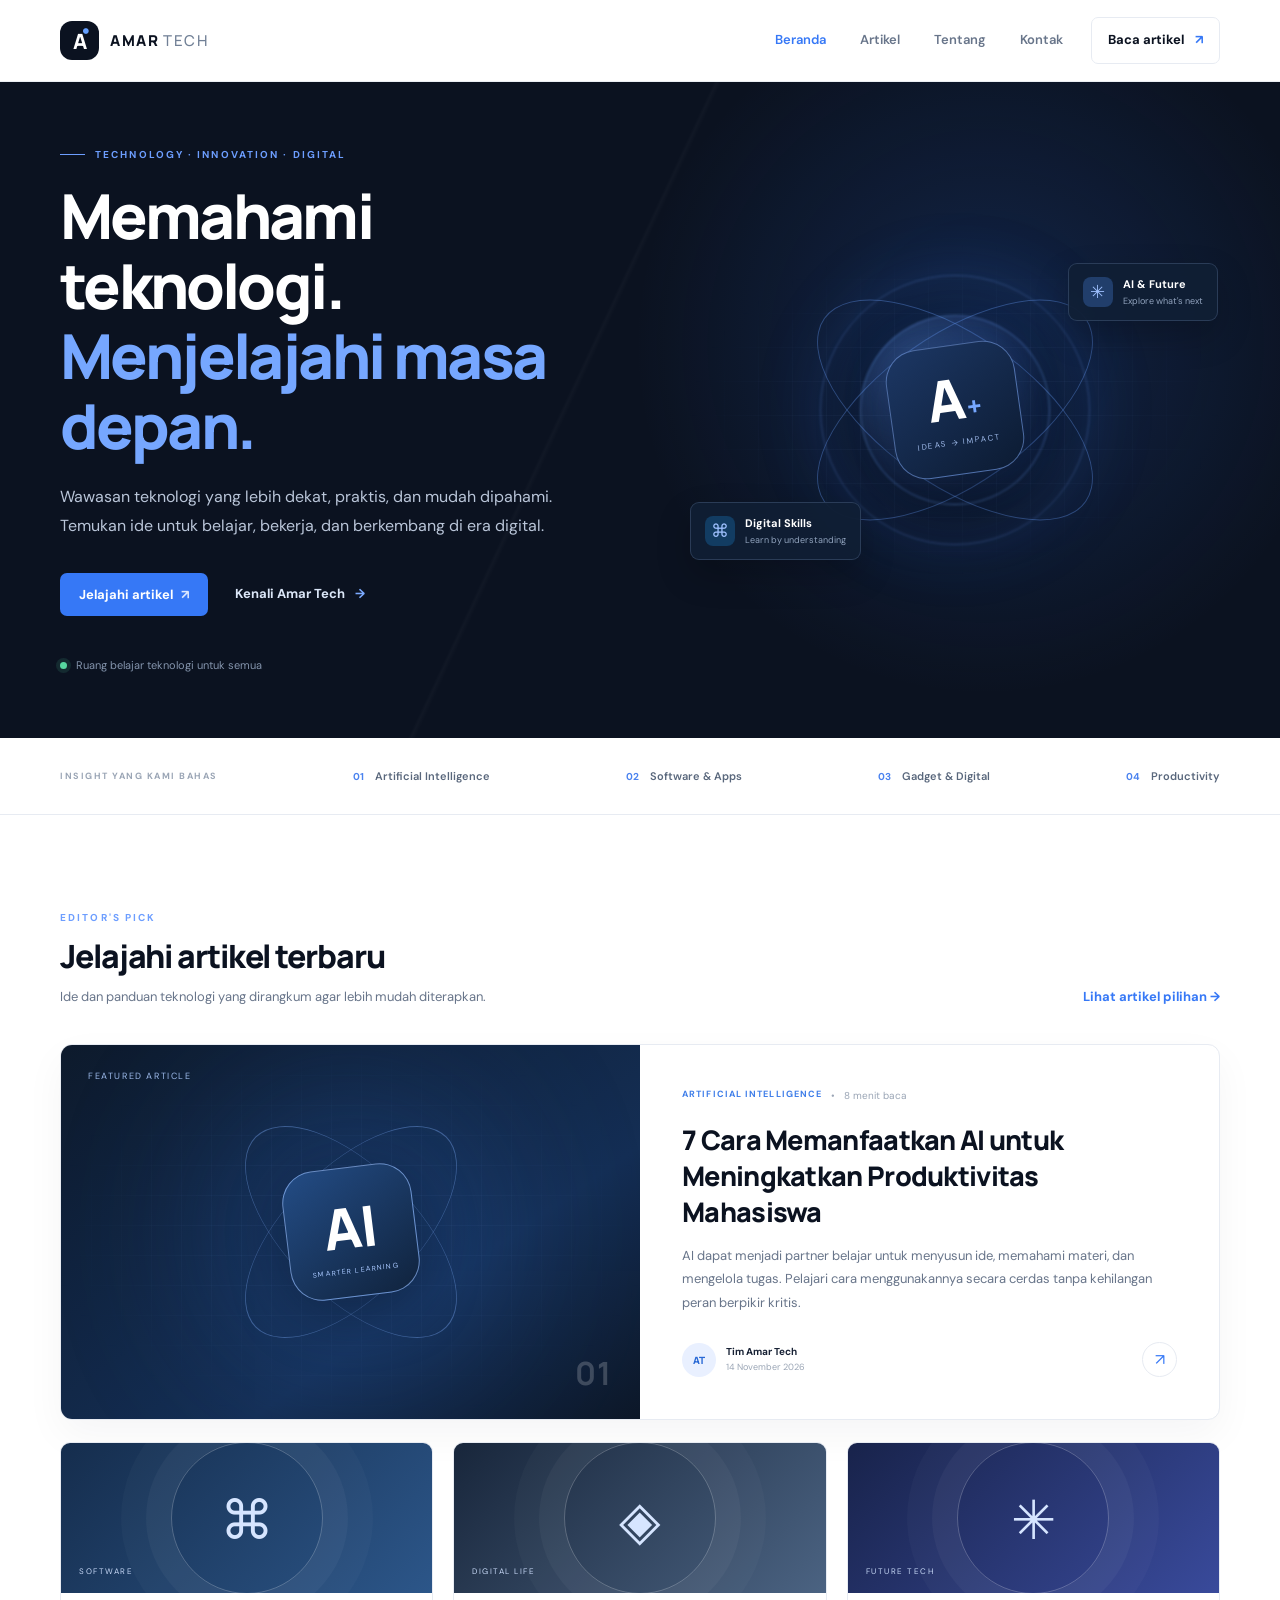
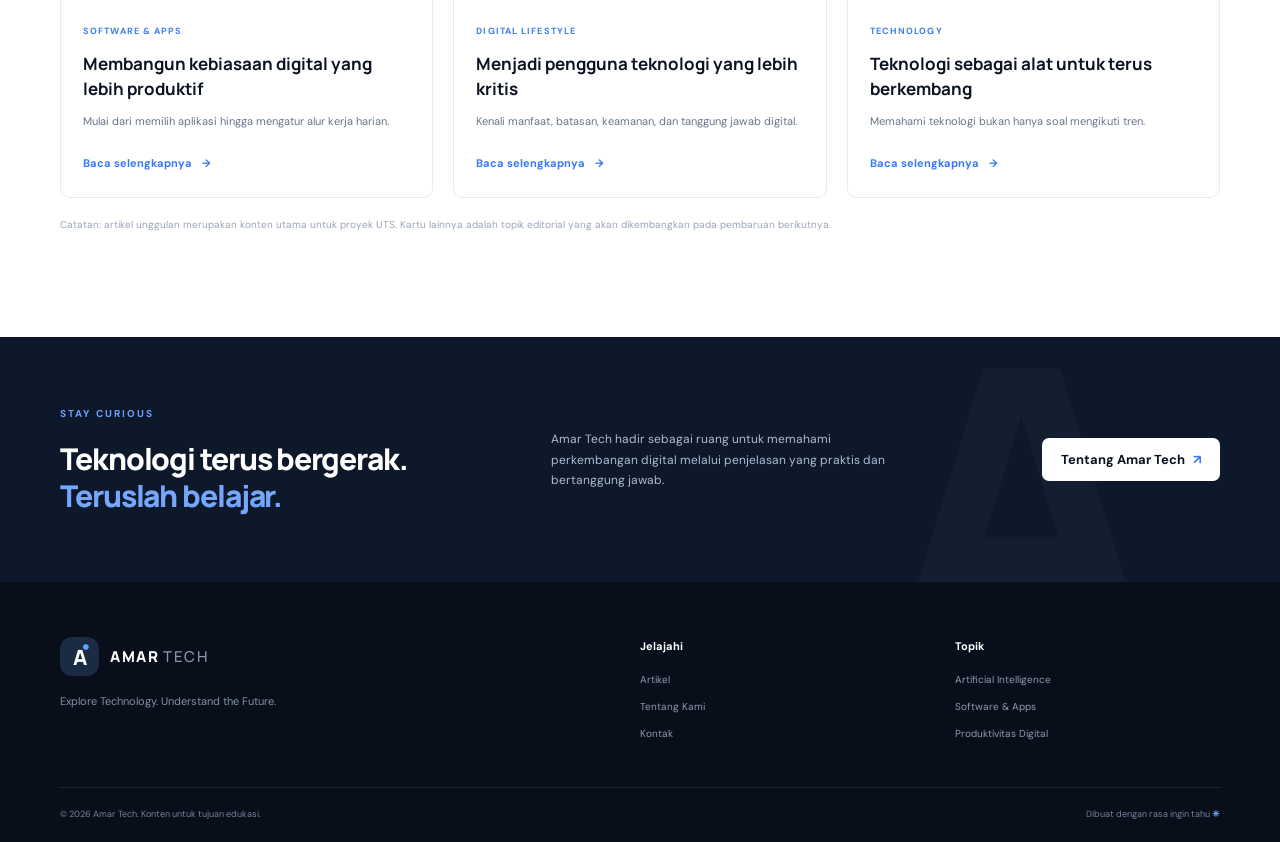
<file: index.html>
<!doctype html>
<html lang="id">
<head>
  <meta charset="utf-8">
  <meta name="viewport" content="width=device-width, initial-scale=1">
  <title>Amar Tech — Wawasan Teknologi untuk Masa Depan Digital</title>
  <meta name="description" content="Amar Tech menyajikan panduan teknologi, kecerdasan buatan, software, dan inovasi digital untuk membantu belajar dan bekerja lebih produktif.">
  <meta name="robots" content="index,follow">
  <!-- Ganti amarhuda1 dengan username GitHub setelah repository dibuat. -->
  <link rel="canonical" href="https://amarhuda1.github.io/">
  <meta property="og:type" content="website">
  <meta property="og:title" content="Amar Tech — Wawasan Teknologi untuk Masa Depan Digital">
  <meta property="og:description" content="Temukan wawasan teknologi, AI, software, dan inovasi digital bersama Amar Tech.">
  <meta property="og:url" content="https://amarhuda1.github.io/">
  <meta name="theme-color" content="#0b1220">
  <meta name="google-site-verification" content="q42wm7wBYImOXOry6HIvQ81kJctOjECDo3C7vDZrjD4" />
  <link rel="icon" href="assets/favicon.svg" type="image/svg+xml">
  <link rel="stylesheet" href="assets/css/style.css">
  <script defer src="assets/js/main.js"></script>
  <script type="application/ld+json">
  {
    "@context":"https://schema.org",
    "@type":"Organization",
    "name":"Amar Tech",
    "url":"https://amarhuda1.github.io/",
    "description":"Media edukasi teknologi digital yang menyajikan artikel, panduan, dan wawasan teknologi."
  }
  </script>
</head>
<body>
  <a class="skip-link" href="#konten">Lewati ke konten</a>
  <header class="site-header">
    <div class="container nav-wrap">
      <a class="brand" href="index.html" aria-label="Amar Tech beranda">
        <span class="brand-mark">A<span>•</span></span>
        <span class="brand-name">AMAR<span>TECH</span></span>
      </a>
      <button class="menu-toggle" aria-label="Buka navigasi" aria-expanded="false" aria-controls="site-nav"><span></span><span></span></button>
      <nav class="site-nav" id="site-nav" aria-label="Navigasi utama">
        <a class="active" href="index.html">Beranda</a>
        <a href="index.html#artikel">Artikel</a>
        <a href="tentang.html">Tentang</a>
        <a href="kontak.html">Kontak</a>
      </nav>
      <a class="nav-cta" href="artikel/ai-produktivitas-mahasiswa.html">Baca artikel <span>↗</span></a>
    </div>
  </header>

  <main id="konten">
    <section class="hero">
      <div class="hero-grid container">
        <div class="hero-copy">
          <p class="eyebrow"><span class="eyebrow-line"></span> TECHNOLOGY · INNOVATION · DIGITAL</p>
          <h1>Memahami teknologi.<br><span>Menjelajahi masa depan.</span></h1>
          <p class="hero-lead">Wawasan teknologi yang lebih dekat, praktis, dan mudah dipahami. Temukan ide untuk belajar, bekerja, dan berkembang di era digital.</p>
          <div class="hero-actions">
            <a class="button button-primary" href="#artikel">Jelajahi artikel <span>↗</span></a>
            <a class="text-link" href="tentang.html">Kenali Amar Tech <span>→</span></a>
          </div>
          <div class="hero-note"><span class="status-dot"></span> Ruang belajar teknologi untuk semua</div>
        </div>
        <div class="hero-art" aria-label="Ilustrasi abstrak teknologi digital">
          <div class="orb orb-one"></div><div class="orb orb-two"></div>
          <div class="circuit circuit-a"></div><div class="circuit circuit-b"></div>
          <div class="art-center">
            <div class="chip-icon">A<span>+</span></div>
            <div class="art-label">IDEAS → IMPACT</div>
          </div>
          <div class="floating-card card-top"><span class="mini-icon">✳</span><span><b>AI & Future</b><small>Explore what's next</small></span></div>
          <div class="floating-card card-bottom"><span class="mini-icon blue">⌘</span><span><b>Digital Skills</b><small>Learn by understanding</small></span></div>
          <div class="art-grid"></div>
        </div>
      </div>
    </section>

    <section class="trust-strip">
      <div class="container trust-inner">
        <span>INSIGHT YANG KAMI BAHAS</span>
        <div><b>01</b> Artificial Intelligence</div>
        <div><b>02</b> Software & Apps</div>
        <div><b>03</b> Gadget & Digital</div>
        <div><b>04</b> Productivity</div>
      </div>
    </section>

    <section class="section container" id="artikel">
      <div class="section-heading">
        <div><p class="eyebrow">EDITOR'S PICK</p><h2>Jelajahi artikel terbaru</h2><p class="section-subtitle">Ide dan panduan teknologi yang dirangkum agar lebih mudah diterapkan.</p></div>
        <a class="text-link desktop-link" href="artikel/ai-produktivitas-mahasiswa.html">Lihat artikel pilihan <span>→</span></a>
      </div>
      <div class="feature-card">
        <a class="feature-visual" href="artikel/ai-produktivitas-mahasiswa.html" aria-label="Baca artikel AI untuk produktivitas mahasiswa">
          <div class="visual-glow"></div><div class="visual-orbit orbit-a"></div><div class="visual-orbit orbit-b"></div>
          <div class="visual-core"><span>AI</span><small>SMARTER LEARNING</small></div>
          <span class="visual-tag">FEATURED ARTICLE</span>
          <span class="visual-number">01</span>
        </a>
        <div class="feature-content">
          <div class="article-meta"><span class="category">ARTIFICIAL INTELLIGENCE</span><span>•</span><span>8 menit baca</span></div>
          <h3><a href="artikel/ai-produktivitas-mahasiswa.html">7 Cara Memanfaatkan AI untuk Meningkatkan Produktivitas Mahasiswa</a></h3>
          <p>AI dapat menjadi partner belajar untuk menyusun ide, memahami materi, dan mengelola tugas. Pelajari cara menggunakannya secara cerdas tanpa kehilangan peran berpikir kritis.</p>
          <div class="author-row"><span class="author-avatar">AT</span><span><b>Tim Amar Tech</b><small>14 November 2026</small></span><a class="round-arrow" href="artikel/ai-produktivitas-mahasiswa.html" aria-label="Baca artikel">↗</a></div>
        </div>
      </div>
      <div class="article-grid">
        <article class="article-card">
          <div class="small-visual visual-software"><span class="visual-symbol">⌘</span><span class="small-label">SOFTWARE</span></div>
          <div class="article-card-body"><span class="category">SOFTWARE & APPS</span><h3><a href="artikel/ai-produktivitas-mahasiswa.html">Membangun kebiasaan digital yang lebih produktif</a></h3><p>Mulai dari memilih aplikasi hingga mengatur alur kerja harian.</p><a class="card-link" href="artikel/ai-produktivitas-mahasiswa.html">Baca selengkapnya <span>→</span></a></div>
        </article>
        <article class="article-card">
          <div class="small-visual visual-gadget"><span class="visual-symbol">◈</span><span class="small-label">DIGITAL LIFE</span></div>
          <div class="article-card-body"><span class="category">DIGITAL LIFESTYLE</span><h3><a href="artikel/ai-produktivitas-mahasiswa.html">Menjadi pengguna teknologi yang lebih kritis</a></h3><p>Kenali manfaat, batasan, keamanan, dan tanggung jawab digital.</p><a class="card-link" href="artikel/ai-produktivitas-mahasiswa.html">Baca selengkapnya <span>→</span></a></div>
        </article>
        <article class="article-card">
          <div class="small-visual visual-future"><span class="visual-symbol">✳</span><span class="small-label">FUTURE TECH</span></div>
          <div class="article-card-body"><span class="category">TECHNOLOGY</span><h3><a href="artikel/ai-produktivitas-mahasiswa.html">Teknologi sebagai alat untuk terus berkembang</a></h3><p>Memahami teknologi bukan hanya soal mengikuti tren.</p><a class="card-link" href="artikel/ai-produktivitas-mahasiswa.html">Baca selengkapnya <span>→</span></a></div>
        </article>
      </div>
      <p class="content-note">Catatan: artikel unggulan merupakan konten utama untuk proyek UTS. Kartu lainnya adalah topik editorial yang akan dikembangkan pada pembaruan berikutnya.</p>
    </section>

    <section class="newsletter-band">
      <div class="container newsletter-inner"><div><p class="eyebrow">STAY CURIOUS</p><h2>Teknologi terus bergerak.<br><span>Teruslah belajar.</span></h2></div><p>Amar Tech hadir sebagai ruang untuk memahami perkembangan digital melalui penjelasan yang praktis dan bertanggung jawab.</p><a class="button button-light" href="tentang.html">Tentang Amar Tech <span>↗</span></a></div>
    </section>
  </main>

  <footer class="site-footer">
    <div class="container footer-main">
      <div><a class="brand brand-footer" href="index.html"><span class="brand-mark">A<span>•</span></span><span class="brand-name">AMAR<span>TECH</span></span></a><p>Explore Technology. Understand the Future.</p></div>
      <div class="footer-links"><b>Jelajahi</b><a href="index.html#artikel">Artikel</a><a href="tentang.html">Tentang Kami</a><a href="kontak.html">Kontak</a></div>
      <div class="footer-links"><b>Topik</b><a href="artikel/ai-produktivitas-mahasiswa.html">Artificial Intelligence</a><a href="artikel/ai-produktivitas-mahasiswa.html">Software & Apps</a><a href="artikel/ai-produktivitas-mahasiswa.html">Produktivitas Digital</a></div>
    </div>
    <div class="container footer-bottom"><span>© 2026 Amar Tech. Konten untuk tujuan edukasi.</span><span>Dibuat dengan rasa ingin tahu <b>✳</b></span></div>
  </footer>
</body>
</html>
</file>
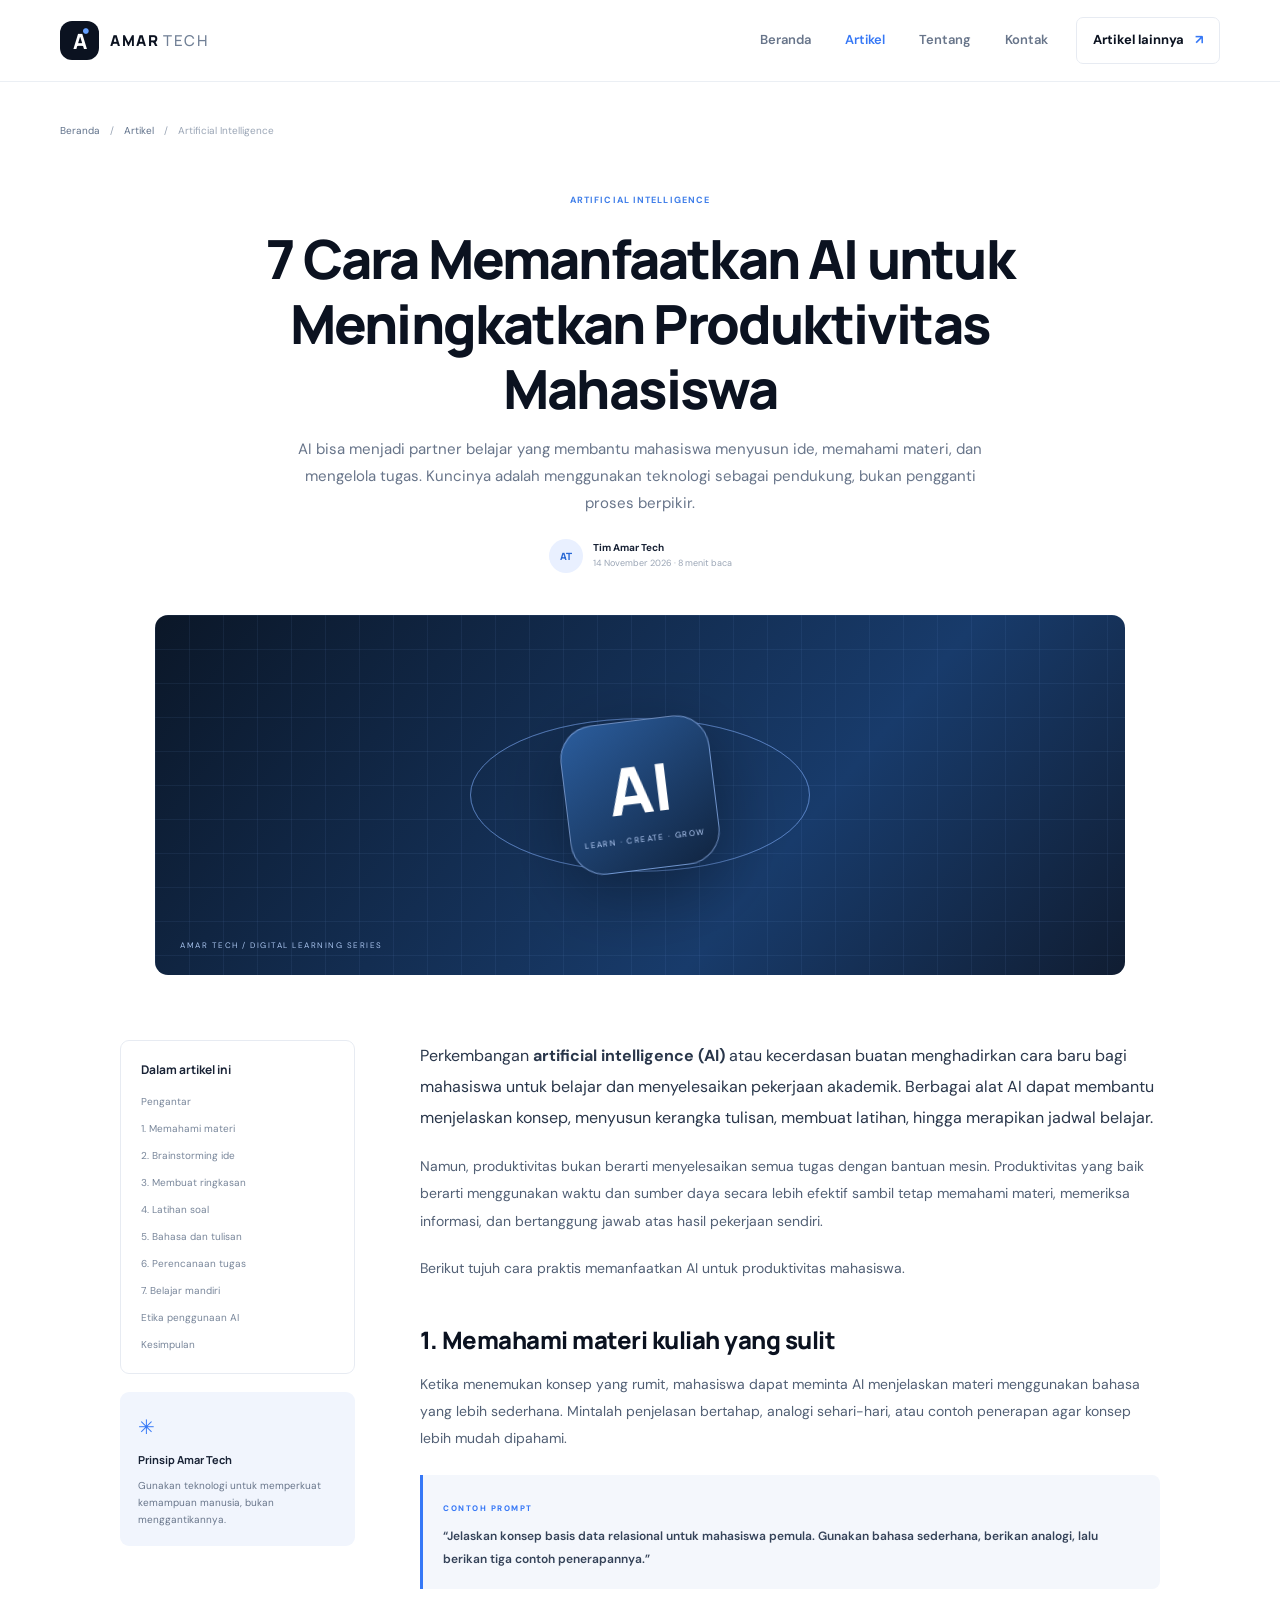
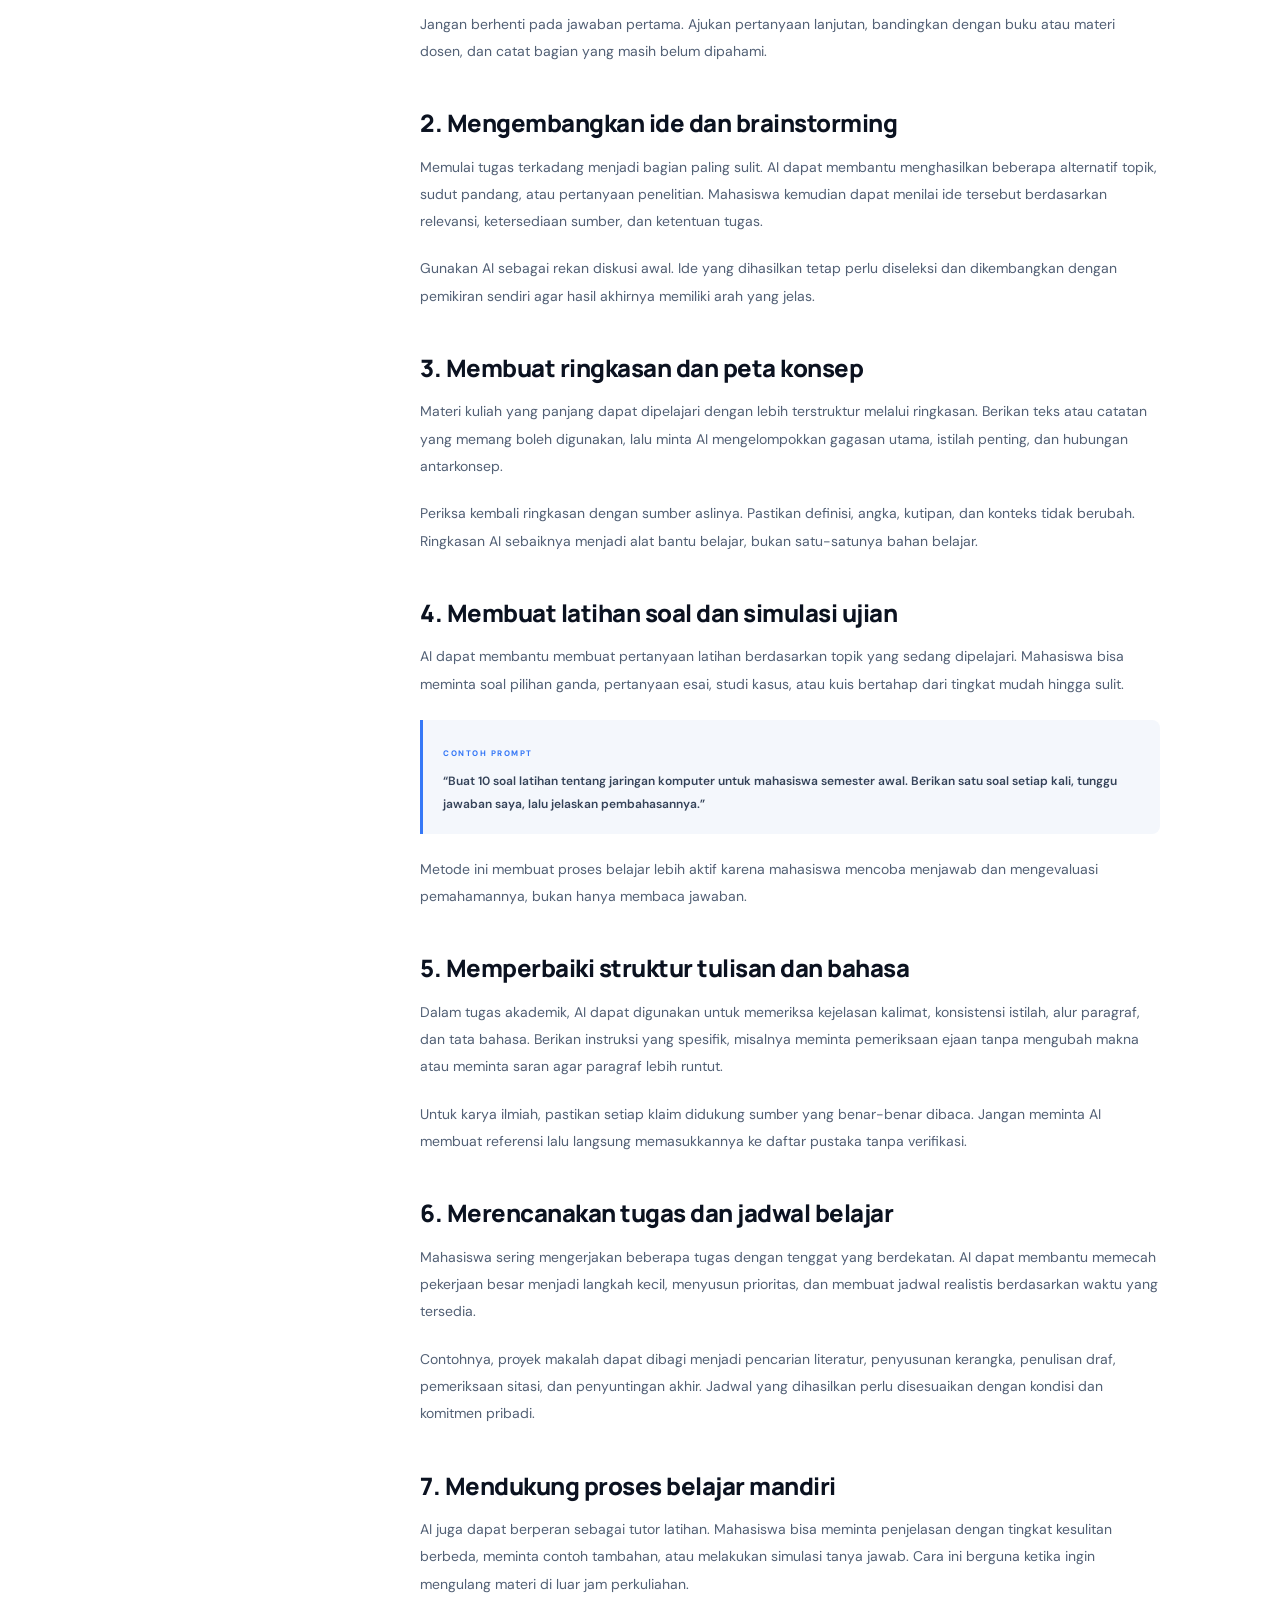
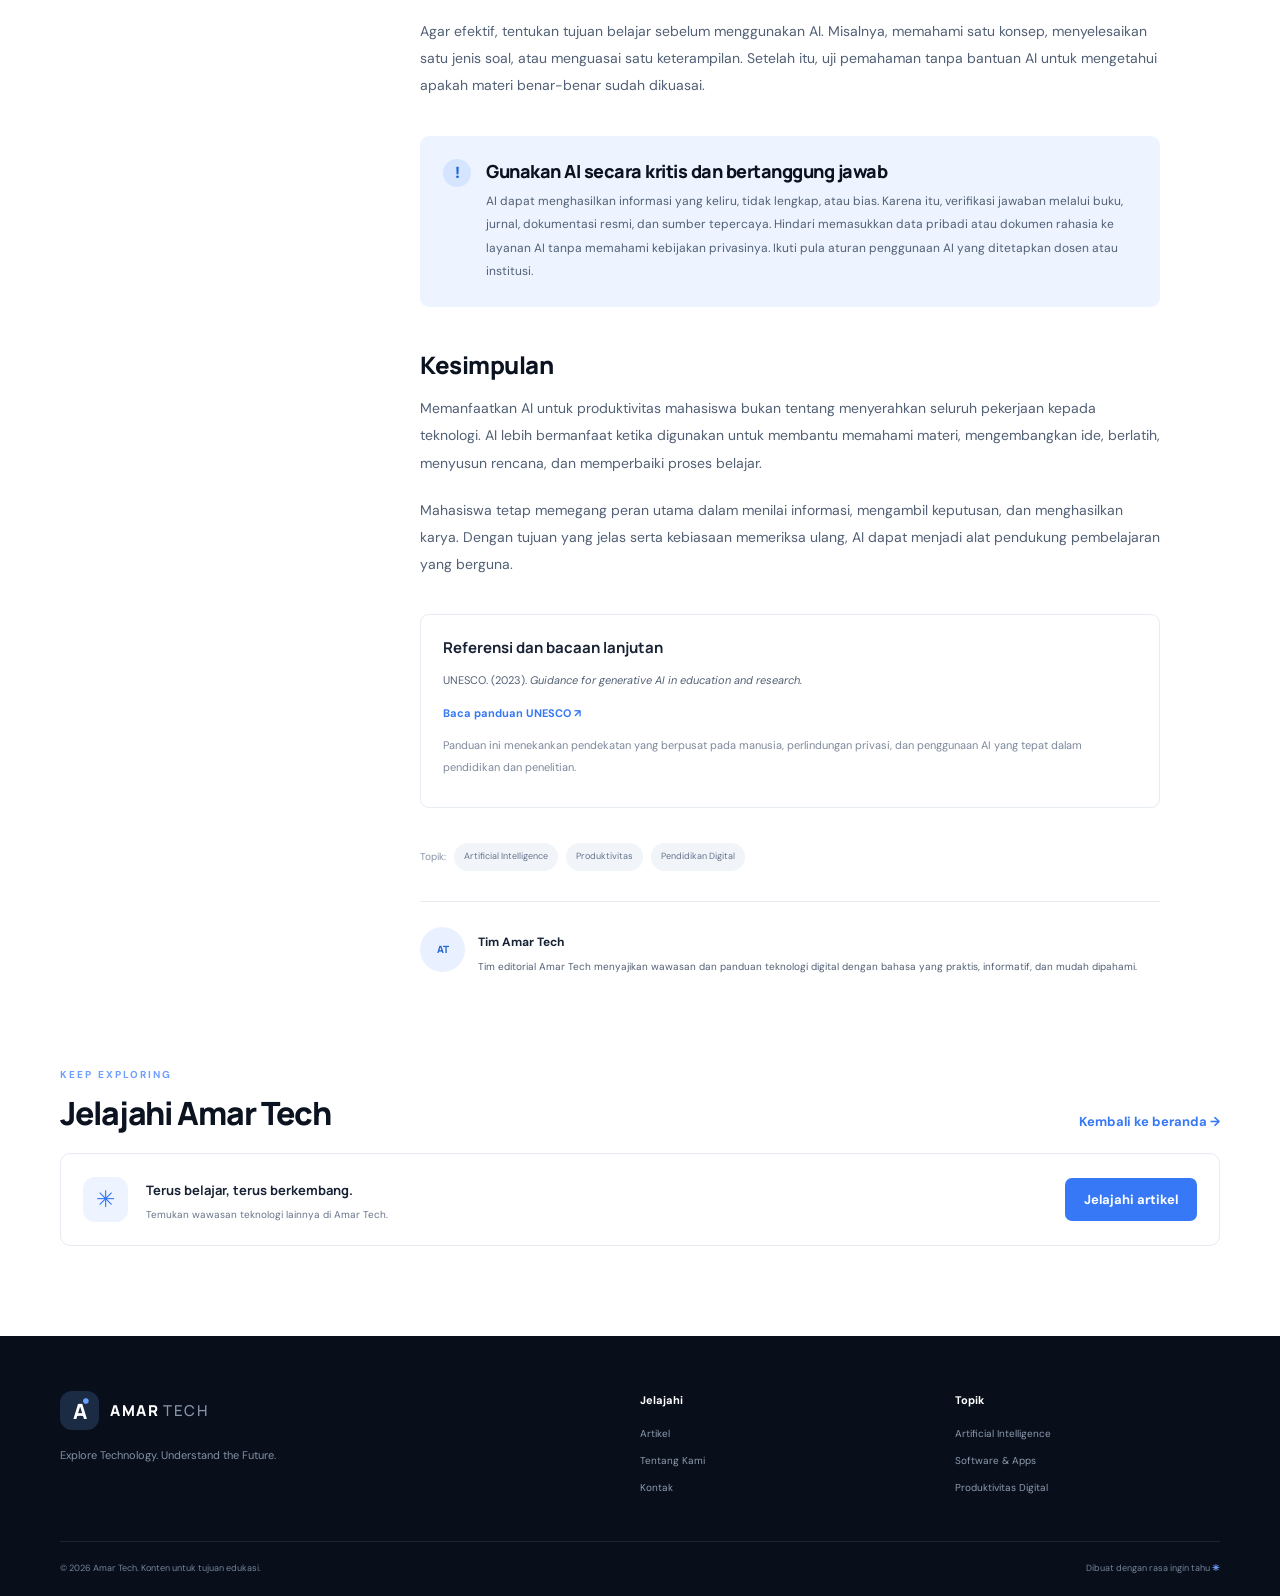
<file: ai-produktivitas-mahasiswa.html>
<!doctype html>
<html lang="id">
<head>
  <meta charset="utf-8">
  <meta name="viewport" content="width=device-width, initial-scale=1">
  <title>7 Cara Memanfaatkan AI untuk Produktivitas Mahasiswa | Amar Tech</title>
  <meta name="description" content="Pelajari 7 cara memanfaatkan AI untuk produktivitas mahasiswa, mulai dari memahami materi hingga mengatur tugas, dengan tetap menjaga berpikir kritis dan etika akademik.">
  <meta name="keywords" content="AI untuk produktivitas mahasiswa, kecerdasan buatan untuk mahasiswa, AI dalam pembelajaran, tips menggunakan AI">
  <meta name="author" content="Tim Amar Tech">
  <meta name="robots" content="index,follow">
  <!-- Ganti USERNAME dengan username GitHub setelah repository dibuat. -->
  <link rel="canonical" href="https://USERNAME.github.io/amar-tech/artikel/ai-produktivitas-mahasiswa.html">
  <meta property="og:type" content="article">
  <meta property="og:title" content="7 Cara Memanfaatkan AI untuk Meningkatkan Produktivitas Mahasiswa">
  <meta property="og:description" content="Panduan praktis menggunakan AI untuk belajar lebih terarah, produktif, dan bertanggung jawab.">
  <meta property="og:url" content="https://USERNAME.github.io/amar-tech/artikel/ai-produktivitas-mahasiswa.html">
  <meta property="og:site_name" content="Amar Tech">
  <meta name="theme-color" content="#0b1220">
  <link rel="icon" href="../assets/favicon.svg" type="image/svg+xml">
  <link rel="stylesheet" href="../assets/css/style.css">
  <script defer src="../assets/js/main.js"></script>
  <script type="application/ld+json">
  {
    "@context":"https://schema.org",
    "@type":"BlogPosting",
    "headline":"7 Cara Memanfaatkan AI untuk Meningkatkan Produktivitas Mahasiswa",
    "description":"Panduan praktis menggunakan AI untuk belajar lebih terarah, produktif, dan bertanggung jawab.",
    "author":{"@type":"Organization","name":"Tim Amar Tech"},
    "publisher":{"@type":"Organization","name":"Amar Tech"},
    "datePublished":"2026-11-14",
    "dateModified":"2026-11-14",
    "mainEntityOfPage":{"@type":"WebPage","@id":"https://USERNAME.github.io/amar-tech/artikel/ai-produktivitas-mahasiswa.html"}
  }
  </script>
</head>
<body>
  <a class="skip-link" href="#konten">Lewati ke konten</a>
  <header class="site-header">
    <div class="container nav-wrap">
      <a class="brand" href="../index.html" aria-label="Amar Tech beranda"><span class="brand-mark">A<span>•</span></span><span class="brand-name">AMAR<span>TECH</span></span></a>
      <button class="menu-toggle" aria-label="Buka navigasi" aria-expanded="false" aria-controls="site-nav"><span></span><span></span></button>
      <nav class="site-nav" id="site-nav" aria-label="Navigasi utama"><a href="../index.html">Beranda</a><a class="active" href="../index.html#artikel">Artikel</a><a href="../tentang.html">Tentang</a><a href="../kontak.html">Kontak</a></nav>
      <a class="nav-cta" href="../index.html#artikel">Artikel lainnya <span>↗</span></a>
    </div>
  </header>
  <main id="konten">
    <section class="article-hero container">
      <div class="breadcrumbs"><a href="../index.html">Beranda</a><span>/</span><a href="../index.html#artikel">Artikel</a><span>/</span><span>Artificial Intelligence</span></div>
      <div class="article-heading">
        <span class="category">ARTIFICIAL INTELLIGENCE</span>
        <h1>7 Cara Memanfaatkan AI untuk Meningkatkan Produktivitas Mahasiswa</h1>
        <p class="article-deck">AI bisa menjadi partner belajar yang membantu mahasiswa menyusun ide, memahami materi, dan mengelola tugas. Kuncinya adalah menggunakan teknologi sebagai pendukung, bukan pengganti proses berpikir.</p>
        <div class="article-byline"><span class="author-avatar">AT</span><span><b>Tim Amar Tech</b><small>14 November 2026 · 8 menit baca</small></span></div>
      </div>
      <div class="article-cover">
        <div class="cover-grid"></div><div class="cover-orbit cover-orbit-a"></div><div class="cover-orbit cover-orbit-b"></div>
        <div class="cover-core"><span>AI</span><small>LEARN · CREATE · GROW</small></div>
        <span class="cover-caption">AMAR TECH / DIGITAL LEARNING SERIES</span>
      </div>
    </section>

    <section class="container article-layout">
      <aside class="article-sidebar">
        <div class="toc-card"><b>Dalam artikel ini</b><a href="#pengantar">Pengantar</a><a href="#cara-1">1. Memahami materi</a><a href="#cara-2">2. Brainstorming ide</a><a href="#cara-3">3. Membuat ringkasan</a><a href="#cara-4">4. Latihan soal</a><a href="#cara-5">5. Bahasa dan tulisan</a><a href="#cara-6">6. Perencanaan tugas</a><a href="#cara-7">7. Belajar mandiri</a><a href="#etika">Etika penggunaan AI</a><a href="#kesimpulan">Kesimpulan</a></div>
        <div class="sidebar-note"><span>✳</span><b>Prinsip Amar Tech</b><p>Gunakan teknologi untuk memperkuat kemampuan manusia, bukan menggantikannya.</p></div>
      </aside>
      <article class="article-body">
        <p class="article-intro" id="pengantar">Perkembangan <strong>artificial intelligence (AI)</strong> atau kecerdasan buatan menghadirkan cara baru bagi mahasiswa untuk belajar dan menyelesaikan pekerjaan akademik. Berbagai alat AI dapat membantu menjelaskan konsep, menyusun kerangka tulisan, membuat latihan, hingga merapikan jadwal belajar.</p>
        <p>Namun, produktivitas bukan berarti menyelesaikan semua tugas dengan bantuan mesin. Produktivitas yang baik berarti menggunakan waktu dan sumber daya secara lebih efektif sambil tetap memahami materi, memeriksa informasi, dan bertanggung jawab atas hasil pekerjaan sendiri.</p>
        <p>Berikut tujuh cara praktis memanfaatkan AI untuk produktivitas mahasiswa.</p>

        <h2 id="cara-1">1. Memahami materi kuliah yang sulit</h2>
        <p>Ketika menemukan konsep yang rumit, mahasiswa dapat meminta AI menjelaskan materi menggunakan bahasa yang lebih sederhana. Mintalah penjelasan bertahap, analogi sehari-hari, atau contoh penerapan agar konsep lebih mudah dipahami.</p>
        <div class="prompt-box"><span class="prompt-label">CONTOH PROMPT</span><p>“Jelaskan konsep basis data relasional untuk mahasiswa pemula. Gunakan bahasa sederhana, berikan analogi, lalu berikan tiga contoh penerapannya.”</p></div>
        <p>Jangan berhenti pada jawaban pertama. Ajukan pertanyaan lanjutan, bandingkan dengan buku atau materi dosen, dan catat bagian yang masih belum dipahami.</p>

        <h2 id="cara-2">2. Mengembangkan ide dan brainstorming</h2>
        <p>Memulai tugas terkadang menjadi bagian paling sulit. AI dapat membantu menghasilkan beberapa alternatif topik, sudut pandang, atau pertanyaan penelitian. Mahasiswa kemudian dapat menilai ide tersebut berdasarkan relevansi, ketersediaan sumber, dan ketentuan tugas.</p>
        <p>Gunakan AI sebagai rekan diskusi awal. Ide yang dihasilkan tetap perlu diseleksi dan dikembangkan dengan pemikiran sendiri agar hasil akhirnya memiliki arah yang jelas.</p>

        <h2 id="cara-3">3. Membuat ringkasan dan peta konsep</h2>
        <p>Materi kuliah yang panjang dapat dipelajari dengan lebih terstruktur melalui ringkasan. Berikan teks atau catatan yang memang boleh digunakan, lalu minta AI mengelompokkan gagasan utama, istilah penting, dan hubungan antarkonsep.</p>
        <p>Periksa kembali ringkasan dengan sumber aslinya. Pastikan definisi, angka, kutipan, dan konteks tidak berubah. Ringkasan AI sebaiknya menjadi alat bantu belajar, bukan satu-satunya bahan belajar.</p>

        <h2 id="cara-4">4. Membuat latihan soal dan simulasi ujian</h2>
        <p>AI dapat membantu membuat pertanyaan latihan berdasarkan topik yang sedang dipelajari. Mahasiswa bisa meminta soal pilihan ganda, pertanyaan esai, studi kasus, atau kuis bertahap dari tingkat mudah hingga sulit.</p>
        <div class="prompt-box"><span class="prompt-label">CONTOH PROMPT</span><p>“Buat 10 soal latihan tentang jaringan komputer untuk mahasiswa semester awal. Berikan satu soal setiap kali, tunggu jawaban saya, lalu jelaskan pembahasannya.”</p></div>
        <p>Metode ini membuat proses belajar lebih aktif karena mahasiswa mencoba menjawab dan mengevaluasi pemahamannya, bukan hanya membaca jawaban.</p>

        <h2 id="cara-5">5. Memperbaiki struktur tulisan dan bahasa</h2>
        <p>Dalam tugas akademik, AI dapat digunakan untuk memeriksa kejelasan kalimat, konsistensi istilah, alur paragraf, dan tata bahasa. Berikan instruksi yang spesifik, misalnya meminta pemeriksaan ejaan tanpa mengubah makna atau meminta saran agar paragraf lebih runtut.</p>
        <p>Untuk karya ilmiah, pastikan setiap klaim didukung sumber yang benar-benar dibaca. Jangan meminta AI membuat referensi lalu langsung memasukkannya ke daftar pustaka tanpa verifikasi.</p>

        <h2 id="cara-6">6. Merencanakan tugas dan jadwal belajar</h2>
        <p>Mahasiswa sering mengerjakan beberapa tugas dengan tenggat yang berdekatan. AI dapat membantu memecah pekerjaan besar menjadi langkah kecil, menyusun prioritas, dan membuat jadwal realistis berdasarkan waktu yang tersedia.</p>
        <p>Contohnya, proyek makalah dapat dibagi menjadi pencarian literatur, penyusunan kerangka, penulisan draf, pemeriksaan sitasi, dan penyuntingan akhir. Jadwal yang dihasilkan perlu disesuaikan dengan kondisi dan komitmen pribadi.</p>

        <h2 id="cara-7">7. Mendukung proses belajar mandiri</h2>
        <p>AI juga dapat berperan sebagai tutor latihan. Mahasiswa bisa meminta penjelasan dengan tingkat kesulitan berbeda, meminta contoh tambahan, atau melakukan simulasi tanya jawab. Cara ini berguna ketika ingin mengulang materi di luar jam perkuliahan.</p>
        <p>Agar efektif, tentukan tujuan belajar sebelum menggunakan AI. Misalnya, memahami satu konsep, menyelesaikan satu jenis soal, atau menguasai satu keterampilan. Setelah itu, uji pemahaman tanpa bantuan AI untuk mengetahui apakah materi benar-benar sudah dikuasai.</p>

        <div class="article-callout" id="etika"><span class="callout-icon">!</span><div><h2>Gunakan AI secara kritis dan bertanggung jawab</h2><p>AI dapat menghasilkan informasi yang keliru, tidak lengkap, atau bias. Karena itu, verifikasi jawaban melalui buku, jurnal, dokumentasi resmi, dan sumber tepercaya. Hindari memasukkan data pribadi atau dokumen rahasia ke layanan AI tanpa memahami kebijakan privasinya. Ikuti pula aturan penggunaan AI yang ditetapkan dosen atau institusi.</p></div></div>

        <h2 id="kesimpulan">Kesimpulan</h2>
        <p>Memanfaatkan AI untuk produktivitas mahasiswa bukan tentang menyerahkan seluruh pekerjaan kepada teknologi. AI lebih bermanfaat ketika digunakan untuk membantu memahami materi, mengembangkan ide, berlatih, menyusun rencana, dan memperbaiki proses belajar.</p>
        <p>Mahasiswa tetap memegang peran utama dalam menilai informasi, mengambil keputusan, dan menghasilkan karya. Dengan tujuan yang jelas serta kebiasaan memeriksa ulang, AI dapat menjadi alat pendukung pembelajaran yang berguna.</p>

        <div class="source-box"><h3>Referensi dan bacaan lanjutan</h3><p>UNESCO. (2023). <em>Guidance for generative AI in education and research.</em></p><a href="https://www.unesco.org/en/articles/guidance-generative-ai-education-and-research" target="_blank" rel="noopener noreferrer">Baca panduan UNESCO ↗</a><p class="source-note">Panduan ini menekankan pendekatan yang berpusat pada manusia, perlindungan privasi, dan penggunaan AI yang tepat dalam pendidikan dan penelitian.</p></div>

        <div class="article-tags"><span>Topik:</span><a href="../index.html#artikel">Artificial Intelligence</a><a href="../index.html#artikel">Produktivitas</a><a href="../index.html#artikel">Pendidikan Digital</a></div>
        <div class="author-box"><span class="author-avatar large">AT</span><div><b>Tim Amar Tech</b><p>Tim editorial Amar Tech menyajikan wawasan dan panduan teknologi digital dengan bahasa yang praktis, informatif, dan mudah dipahami.</p></div></div>
      </article>
    </section>
    <section class="container related-section"><div class="section-heading"><div><p class="eyebrow">KEEP EXPLORING</p><h2>Jelajahi Amar Tech</h2></div><a class="text-link" href="../index.html">Kembali ke beranda <span>→</span></a></div><div class="related-card"><div class="related-icon">✳</div><div><b>Terus belajar, terus berkembang.</b><p>Temukan wawasan teknologi lainnya di Amar Tech.</p></div><a class="button button-primary" href="../index.html#artikel">Jelajahi artikel</a></div></section>
  </main>
  <footer class="site-footer"><div class="container footer-main"><div><a class="brand brand-footer" href="../index.html"><span class="brand-mark">A<span>•</span></span><span class="brand-name">AMAR<span>TECH</span></span></a><p>Explore Technology. Understand the Future.</p></div><div class="footer-links"><b>Jelajahi</b><a href="../index.html#artikel">Artikel</a><a href="../tentang.html">Tentang Kami</a><a href="../kontak.html">Kontak</a></div><div class="footer-links"><b>Topik</b><a href="../index.html#artikel">Artificial Intelligence</a><a href="../index.html#artikel">Software & Apps</a><a href="../index.html#artikel">Produktivitas Digital</a></div></div><div class="container footer-bottom"><span>© 2026 Amar Tech. Konten untuk tujuan edukasi.</span><span>Dibuat dengan rasa ingin tahu <b>✳</b></span></div></footer>
</body>
</html>
</file>
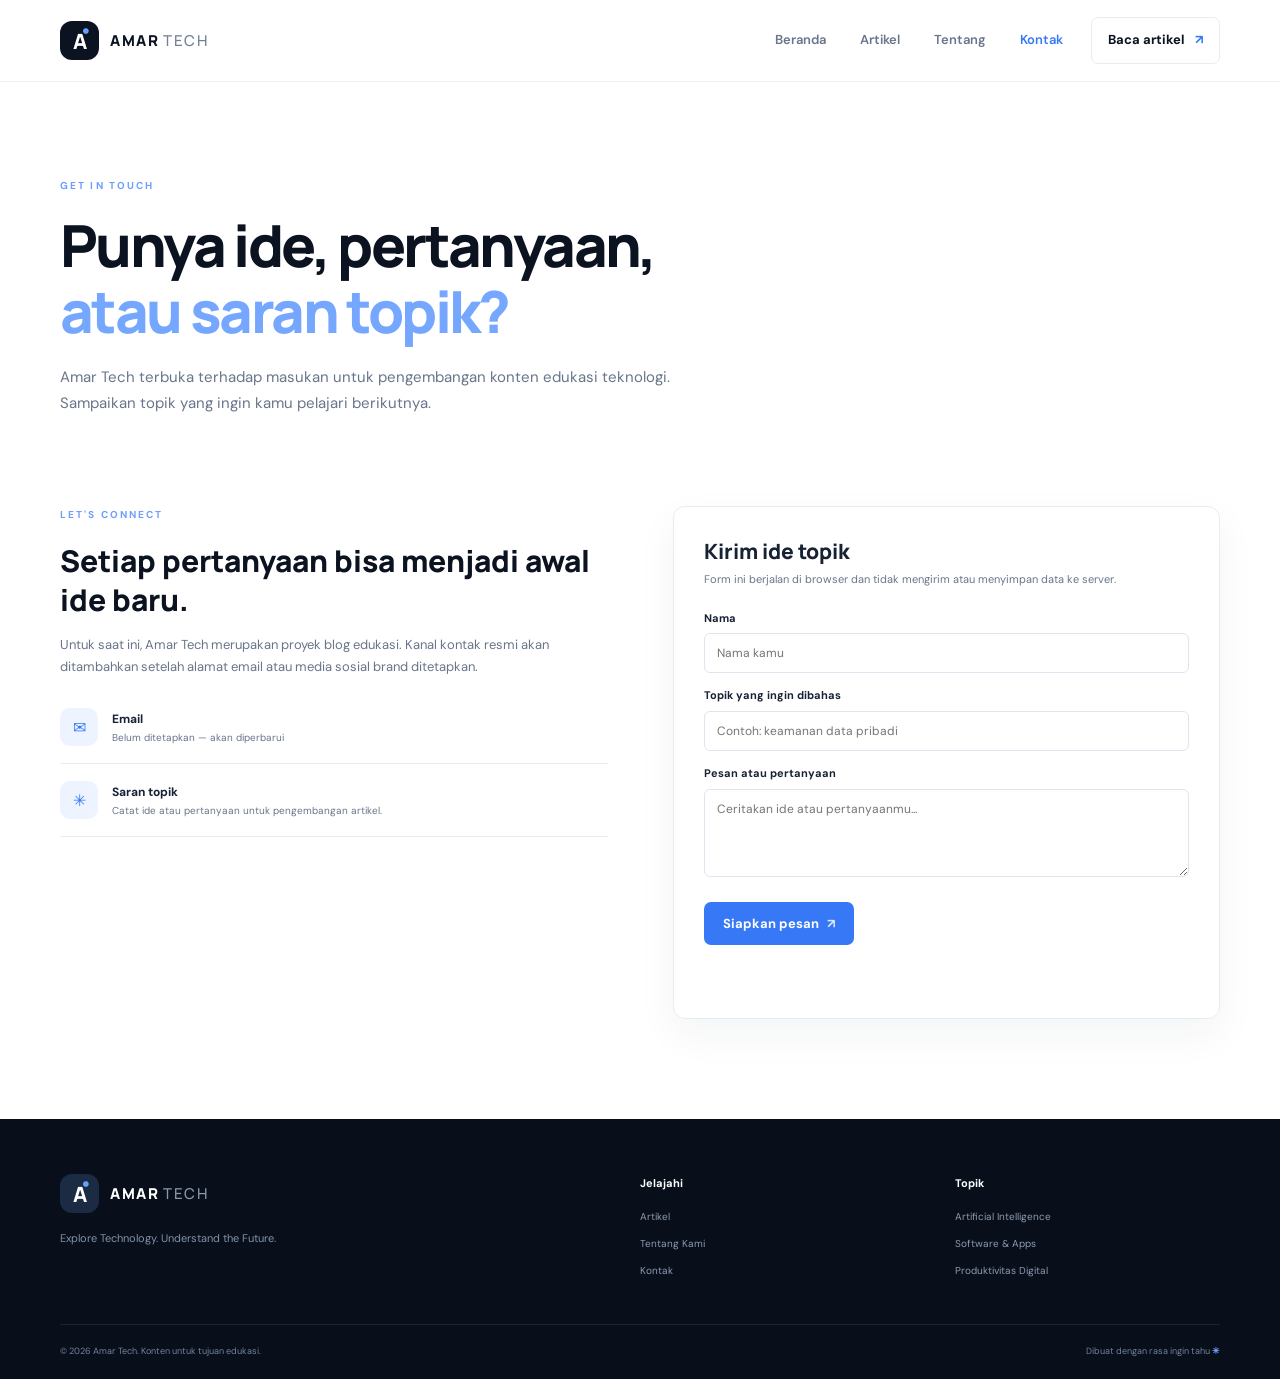
<file: kontak.html>
<!doctype html>
<html lang="id">
<head>
  <meta charset="utf-8"><meta name="viewport" content="width=device-width, initial-scale=1">
  <title>Kontak Amar Tech — Sampaikan Pertanyaan dan Masukan</title>
  <meta name="description" content="Hubungi Amar Tech untuk menyampaikan pertanyaan, saran topik, atau masukan terkait artikel dan edukasi teknologi digital.">
  <meta name="robots" content="index,follow"><link rel="canonical" href="https://amarhuda1.github.io/kontak.html">
  <meta name="google-site-verification" content="q42wm7wBYImOXOry6HIvQ81kJctOjECDo3C7vDZrjD4" />
  <link rel="icon" href="assets/favicon.svg" type="image/svg+xml"><link rel="stylesheet" href="assets/css/style.css"><script defer src="assets/js/main.js"></script>
</head>
<body>
  <a class="skip-link" href="#konten">Lewati ke konten</a>
  <header class="site-header"><div class="container nav-wrap"><a class="brand" href="index.html"><span class="brand-mark">A<span>•</span></span><span class="brand-name">AMAR<span>TECH</span></span></a><button class="menu-toggle" aria-label="Buka navigasi" aria-expanded="false" aria-controls="site-nav"><span></span><span></span></button><nav class="site-nav" id="site-nav"><a href="index.html">Beranda</a><a href="index.html#artikel">Artikel</a><a href="tentang.html">Tentang</a><a class="active" href="kontak.html">Kontak</a></nav><a class="nav-cta" href="artikel/ai-produktivitas-mahasiswa.html">Baca artikel <span>↗</span></a></div></header>
  <main id="konten">
    <section class="simple-hero container"><p class="eyebrow">GET IN TOUCH</p><h1>Punya ide, pertanyaan,<br><span>atau saran topik?</span></h1><p>Amar Tech terbuka terhadap masukan untuk pengembangan konten edukasi teknologi. Sampaikan topik yang ingin kamu pelajari berikutnya.</p></section>
    <section class="container contact-grid"><div class="contact-info"><p class="eyebrow">LET'S CONNECT</p><h2>Setiap pertanyaan bisa menjadi awal ide baru.</h2><p>Untuk saat ini, Amar Tech merupakan proyek blog edukasi. Kanal kontak resmi akan ditambahkan setelah alamat email atau media sosial brand ditetapkan.</p><div class="contact-detail"><span class="contact-icon">✉</span><div><b>Email</b><small>Belum ditetapkan — akan diperbarui</small></div></div><div class="contact-detail"><span class="contact-icon">✳</span><div><b>Saran topik</b><small>Catat ide atau pertanyaan untuk pengembangan artikel.</small></div></div></div><form class="feedback-card" id="feedback-form"><h3>Kirim ide topik</h3><p>Form ini berjalan di browser dan tidak mengirim atau menyimpan data ke server.</p><label for="visitor-name">Nama</label><input id="visitor-name" name="name" type="text" placeholder="Nama kamu" required><label for="visitor-topic">Topik yang ingin dibahas</label><input id="visitor-topic" name="topic" type="text" placeholder="Contoh: keamanan data pribadi" required><label for="visitor-message">Pesan atau pertanyaan</label><textarea id="visitor-message" name="message" rows="4" placeholder="Ceritakan ide atau pertanyaanmu..." required></textarea><button class="button button-primary" type="submit">Siapkan pesan <span>↗</span></button><p class="form-status" id="form-status" aria-live="polite"></p></form></section>
  </main>
  <footer class="site-footer"><div class="container footer-main"><div><a class="brand brand-footer" href="index.html"><span class="brand-mark">A<span>•</span></span><span class="brand-name">AMAR<span>TECH</span></span></a><p>Explore Technology. Understand the Future.</p></div><div class="footer-links"><b>Jelajahi</b><a href="index.html#artikel">Artikel</a><a href="tentang.html">Tentang Kami</a><a href="kontak.html">Kontak</a></div><div class="footer-links"><b>Topik</b><a href="artikel/ai-produktivitas-mahasiswa.html">Artificial Intelligence</a><a href="artikel/ai-produktivitas-mahasiswa.html">Software & Apps</a><a href="artikel/ai-produktivitas-mahasiswa.html">Produktivitas Digital</a></div></div><div class="container footer-bottom"><span>© 2026 Amar Tech. Konten untuk tujuan edukasi.</span><span>Dibuat dengan rasa ingin tahu <b>✳</b></span></div></footer>
</body>
</html>
</file>
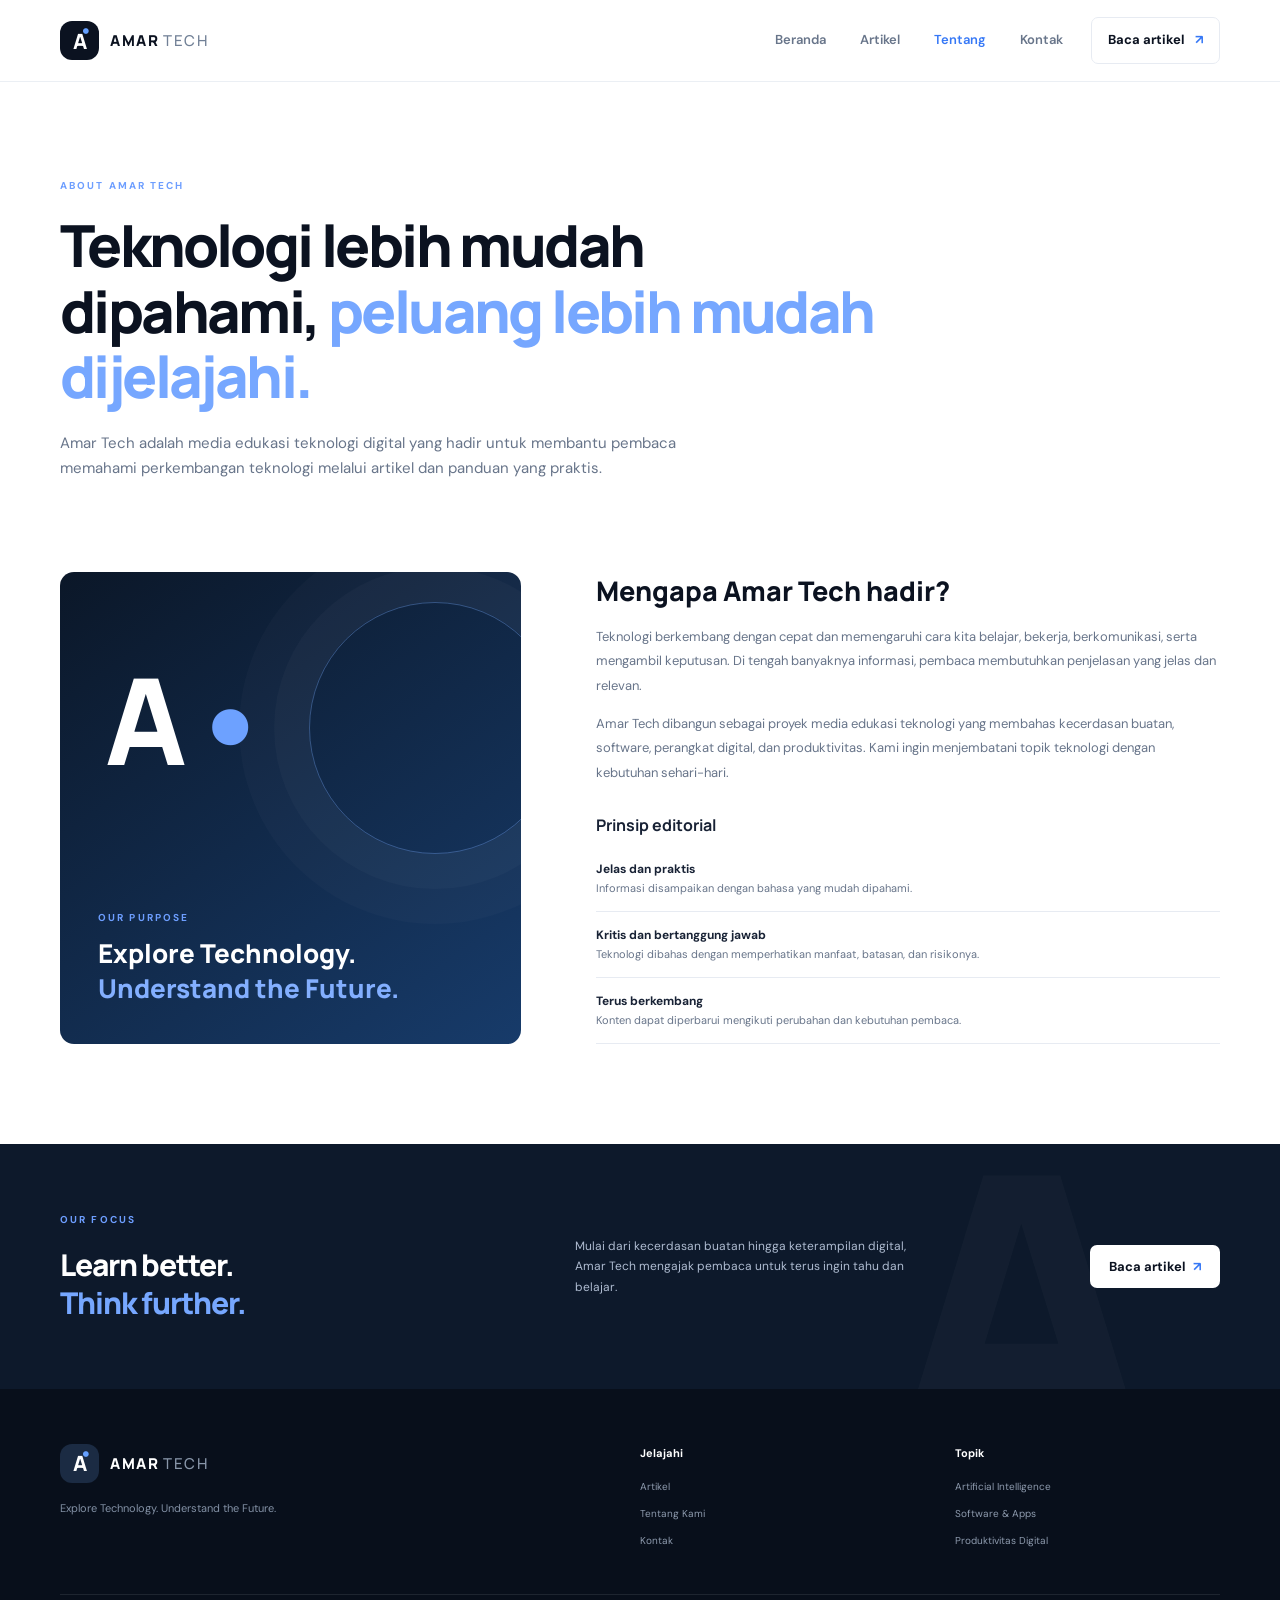
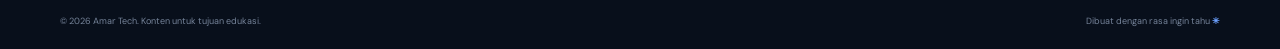
<file: tentang.html>
<!doctype html>
<html lang="id">
<head>
  <meta charset="utf-8"><meta name="viewport" content="width=device-width, initial-scale=1">
  <title>Tentang Amar Tech — Media Edukasi Teknologi Digital</title>
  <meta name="description" content="Kenali Amar Tech, media edukasi teknologi digital yang membahas AI, software, gadget, dan produktivitas dengan bahasa yang praktis dan mudah dipahami.">
  <meta name="robots" content="index,follow"><link rel="canonical" href="https://amarhuda1.github.io/tentang.html">
  <meta property="og:title" content="Tentang Amar Tech"><meta property="og:description" content="Ruang belajar untuk memahami teknologi dan menjelajahi masa depan digital.">
  <meta name="google-site-verification" content="q42wm7wBYImOXOry6HIvQ81kJctOjECDo3C7vDZrjD4" />
  <link rel="icon" href="assets/favicon.svg" type="image/svg+xml"><link rel="stylesheet" href="assets/css/style.css"><script defer src="assets/js/main.js"></script>
</head>
<body>
  <a class="skip-link" href="#konten">Lewati ke konten</a>
  <header class="site-header"><div class="container nav-wrap"><a class="brand" href="index.html"><span class="brand-mark">A<span>•</span></span><span class="brand-name">AMAR<span>TECH</span></span></a><button class="menu-toggle" aria-label="Buka navigasi" aria-expanded="false" aria-controls="site-nav"><span></span><span></span></button><nav class="site-nav" id="site-nav"><a href="index.html">Beranda</a><a href="index.html#artikel">Artikel</a><a class="active" href="tentang.html">Tentang</a><a href="kontak.html">Kontak</a></nav><a class="nav-cta" href="artikel/ai-produktivitas-mahasiswa.html">Baca artikel <span>↗</span></a></div></header>
  <main id="konten">
    <section class="simple-hero container"><p class="eyebrow">ABOUT AMAR TECH</p><h1>Teknologi lebih mudah dipahami, <span>peluang lebih mudah dijelajahi.</span></h1><p>Amar Tech adalah media edukasi teknologi digital yang hadir untuk membantu pembaca memahami perkembangan teknologi melalui artikel dan panduan yang praktis.</p></section>
    <section class="container about-grid"><div class="about-panel"><span class="about-mark">A<span>•</span></span><p class="eyebrow">OUR PURPOSE</p><h2>Explore Technology.<br><span>Understand the Future.</span></h2></div><div class="about-copy"><h2>Mengapa Amar Tech hadir?</h2><p>Teknologi berkembang dengan cepat dan memengaruhi cara kita belajar, bekerja, berkomunikasi, serta mengambil keputusan. Di tengah banyaknya informasi, pembaca membutuhkan penjelasan yang jelas dan relevan.</p><p>Amar Tech dibangun sebagai proyek media edukasi teknologi yang membahas kecerdasan buatan, software, perangkat digital, dan produktivitas. Kami ingin menjembatani topik teknologi dengan kebutuhan sehari-hari.</p><h3>Prinsip editorial</h3><ul class="principle-list"><li><b>Jelas dan praktis</b><span>Informasi disampaikan dengan bahasa yang mudah dipahami.</span></li><li><b>Kritis dan bertanggung jawab</b><span>Teknologi dibahas dengan memperhatikan manfaat, batasan, dan risikonya.</span></li><li><b>Terus berkembang</b><span>Konten dapat diperbarui mengikuti perubahan dan kebutuhan pembaca.</span></li></ul></div></section>
    <section class="newsletter-band"><div class="container newsletter-inner"><div><p class="eyebrow">OUR FOCUS</p><h2>Learn better.<br><span>Think further.</span></h2></div><p>Mulai dari kecerdasan buatan hingga keterampilan digital, Amar Tech mengajak pembaca untuk terus ingin tahu dan belajar.</p><a class="button button-light" href="index.html#artikel">Baca artikel <span>↗</span></a></div></section>
  </main>
  <footer class="site-footer"><div class="container footer-main"><div><a class="brand brand-footer" href="index.html"><span class="brand-mark">A<span>•</span></span><span class="brand-name">AMAR<span>TECH</span></span></a><p>Explore Technology. Understand the Future.</p></div><div class="footer-links"><b>Jelajahi</b><a href="index.html#artikel">Artikel</a><a href="tentang.html">Tentang Kami</a><a href="kontak.html">Kontak</a></div><div class="footer-links"><b>Topik</b><a href="artikel/ai-produktivitas-mahasiswa.html">Artificial Intelligence</a><a href="artikel/ai-produktivitas-mahasiswa.html">Software & Apps</a><a href="artikel/ai-produktivitas-mahasiswa.html">Produktivitas Digital</a></div></div><div class="container footer-bottom"><span>© 2026 Amar Tech. Konten untuk tujuan edukasi.</span><span>Dibuat dengan rasa ingin tahu <b>✳</b></span></div></footer>
</body>
</html>
</file>
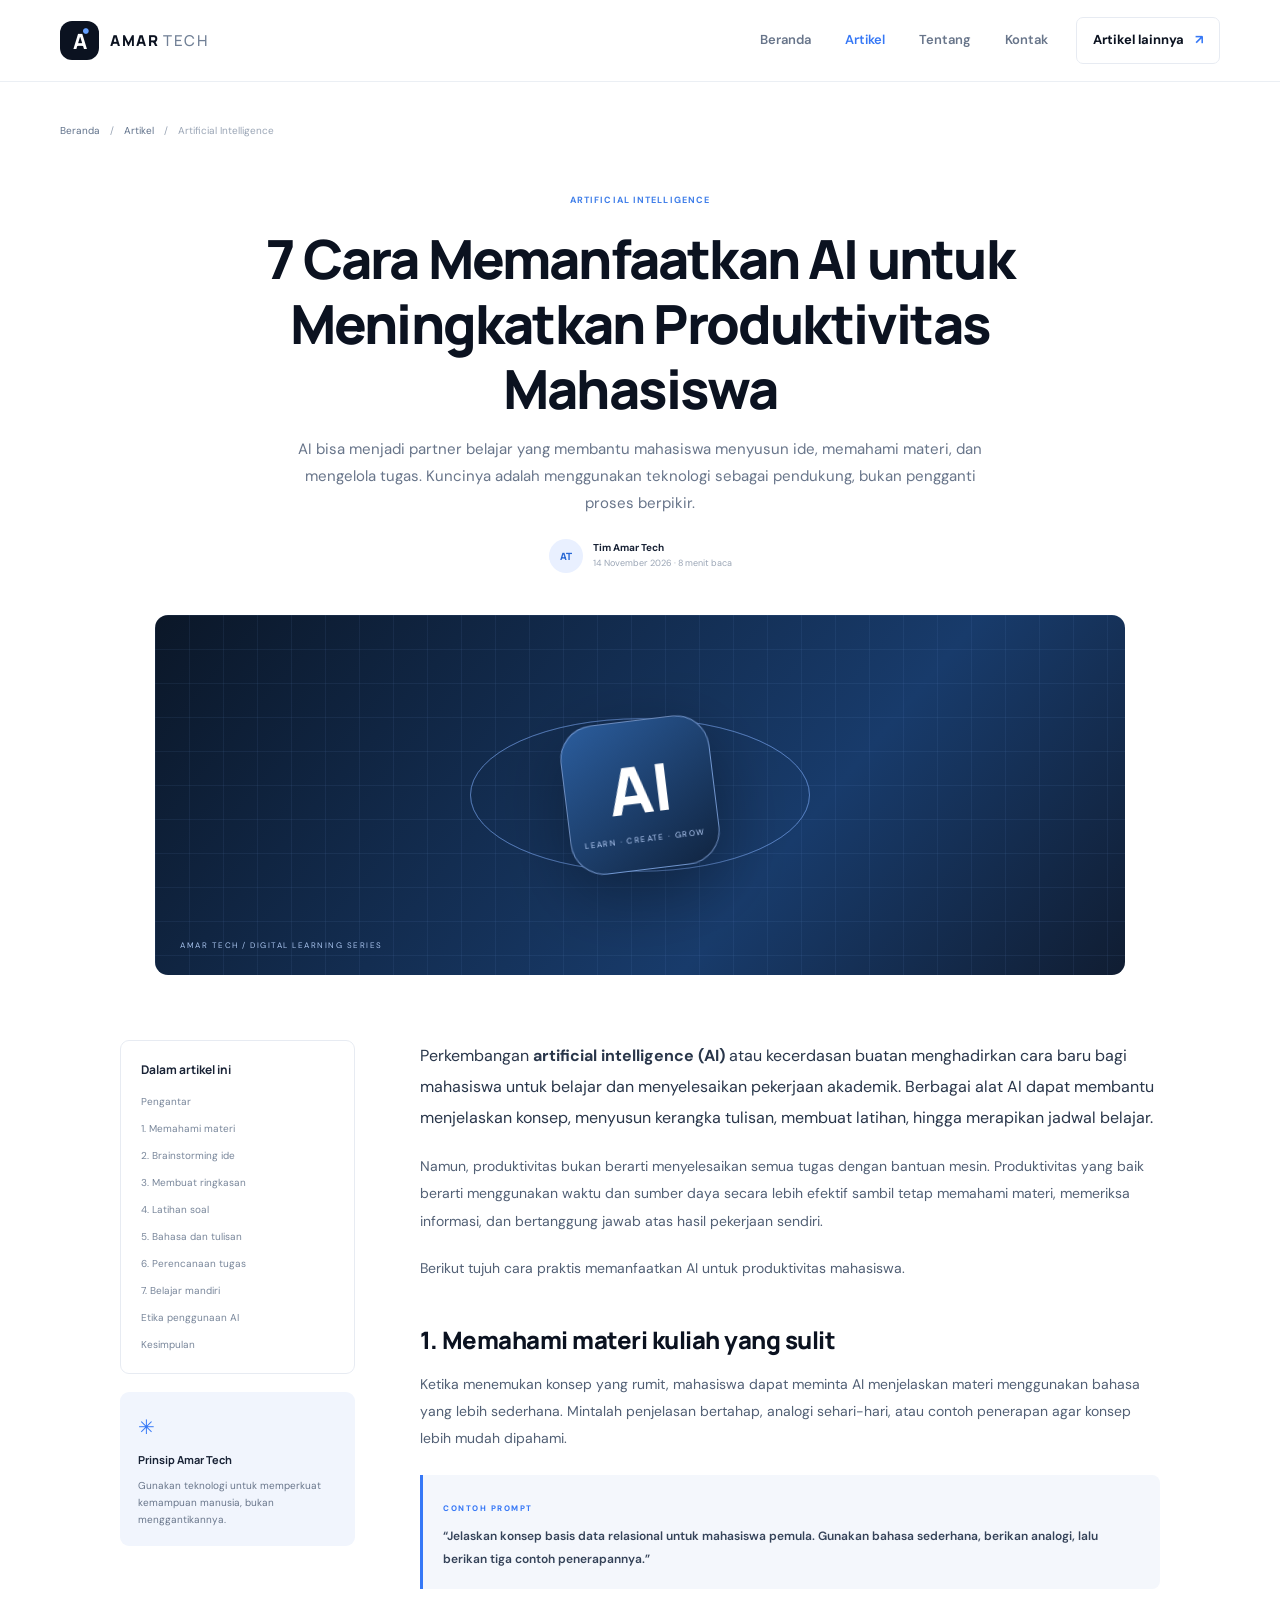
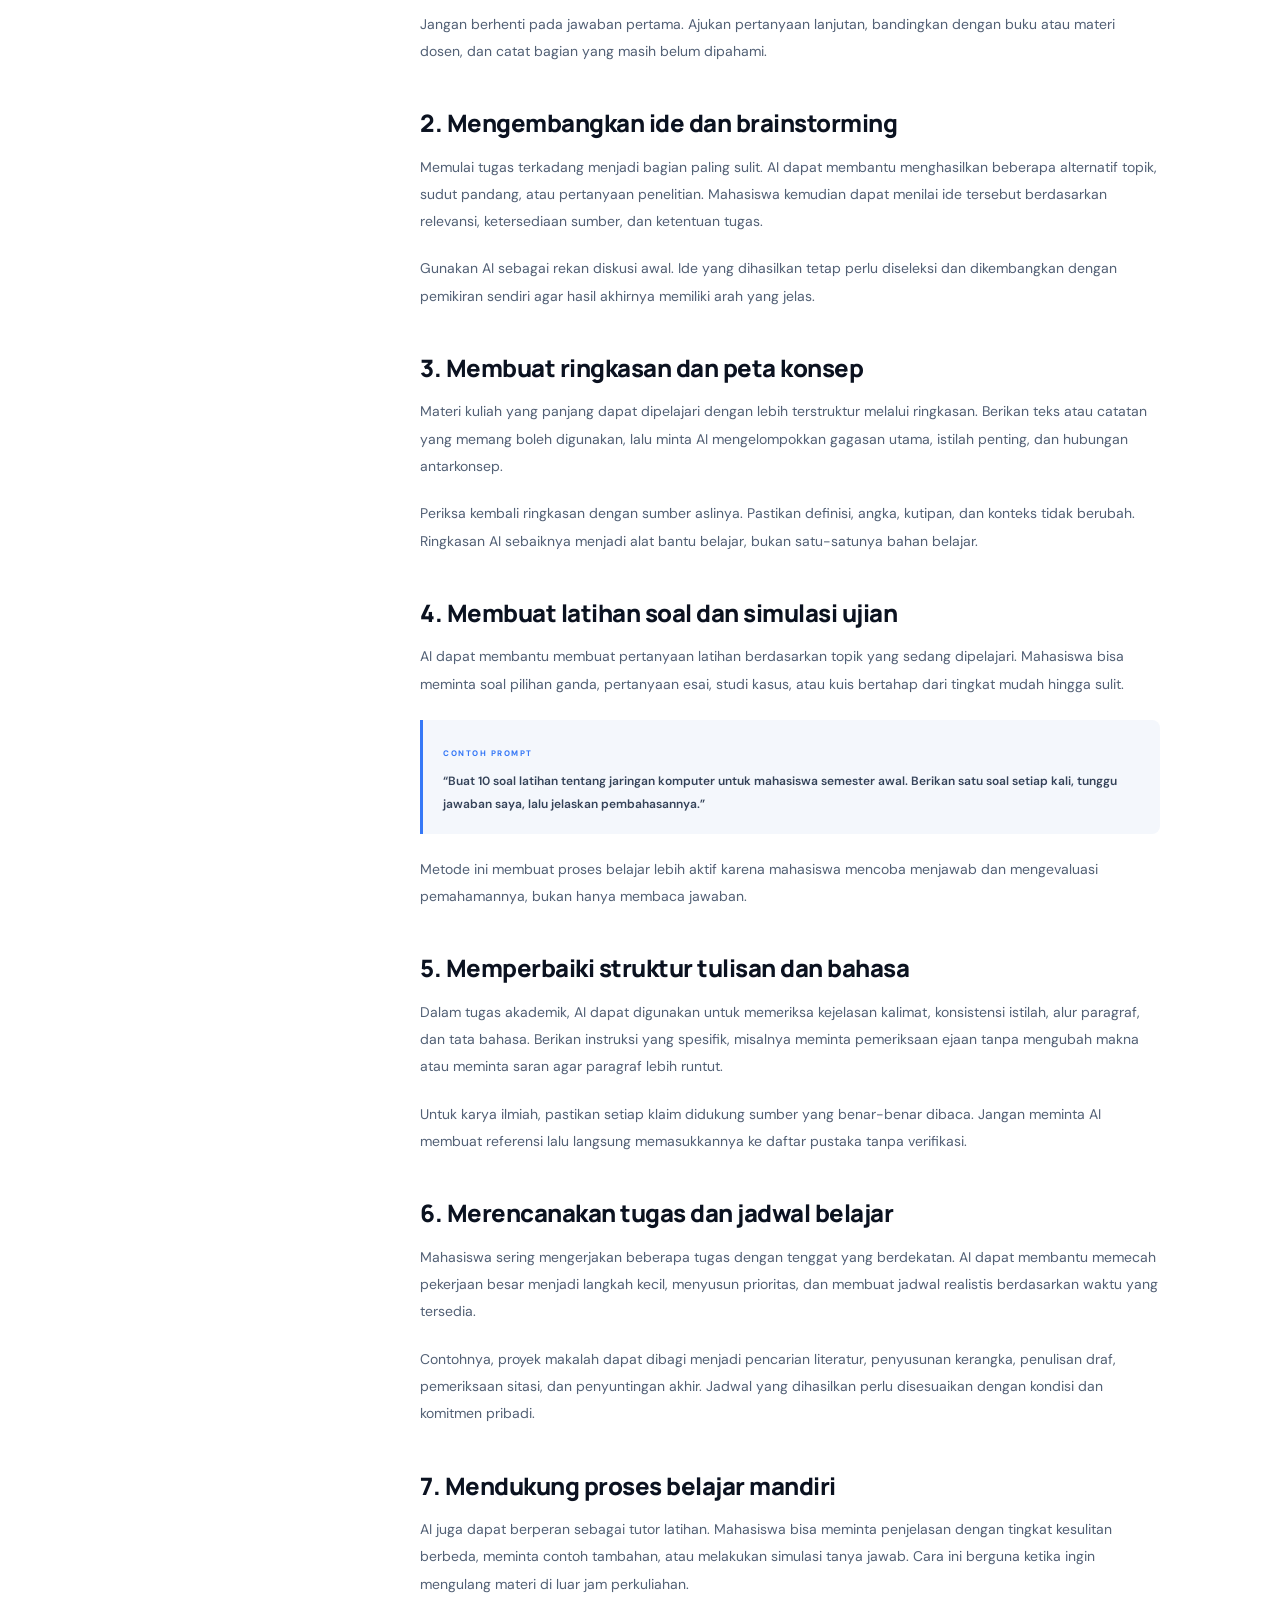
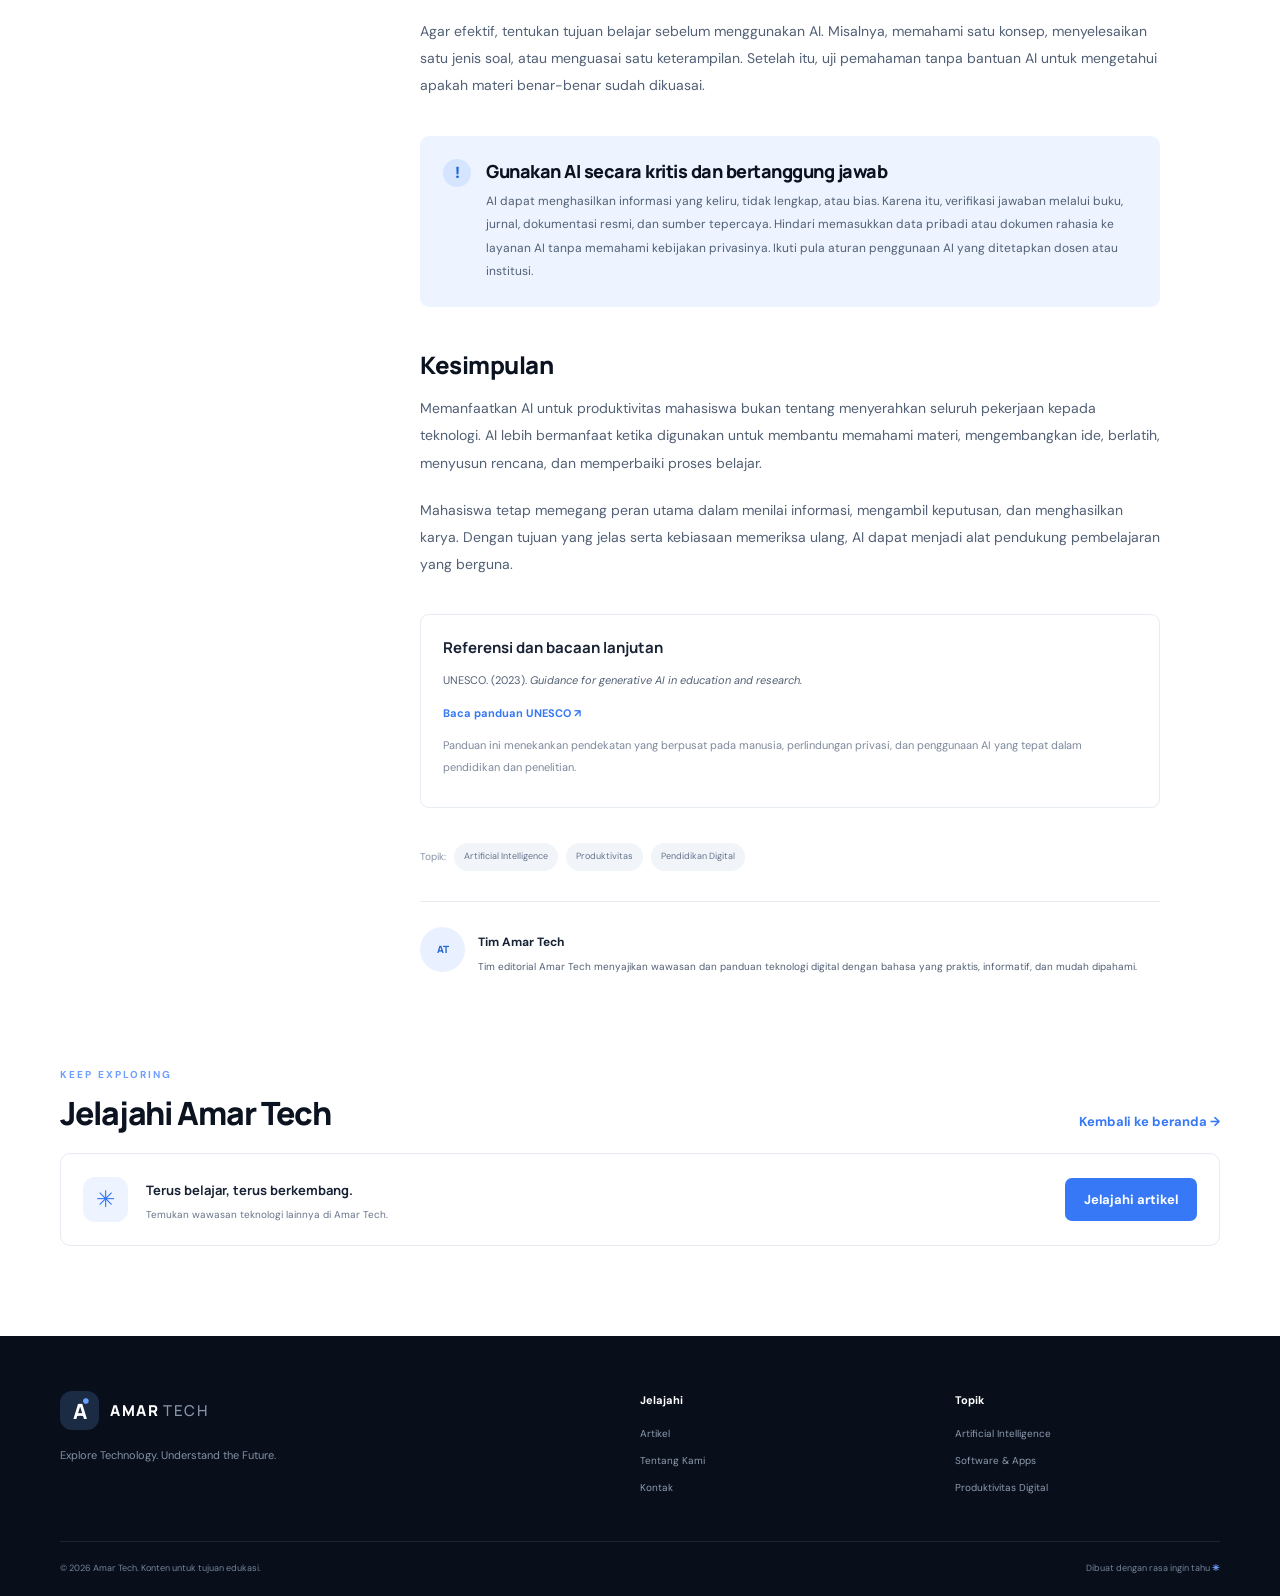
<file: artikel/ai-produktivitas-mahasiswa.html>
<!doctype html>
<html lang="id">
<head>
  <meta charset="utf-8">
  <meta name="viewport" content="width=device-width, initial-scale=1">
  <title>7 Cara Memanfaatkan AI untuk Produktivitas Mahasiswa | Amar Tech</title>
  <meta name="description" content="Pelajari 7 cara memanfaatkan AI untuk produktivitas mahasiswa, mulai dari memahami materi hingga mengatur tugas, dengan tetap menjaga berpikir kritis dan etika akademik.">
  <meta name="keywords" content="AI untuk produktivitas mahasiswa, kecerdasan buatan untuk mahasiswa, AI dalam pembelajaran, tips menggunakan AI">
  <meta name="author" content="Tim Amar Tech">
  <meta name="robots" content="index,follow">
  <!-- Ganti amarhuda1 dengan username GitHub setelah repository dibuat. -->
  <link rel="canonical" href="https://amarhuda1.github.io/artikel/ai-produktivitas-mahasiswa.html">
  <meta property="og:type" content="article">
  <meta property="og:title" content="7 Cara Memanfaatkan AI untuk Meningkatkan Produktivitas Mahasiswa">
  <meta property="og:description" content="Panduan praktis menggunakan AI untuk belajar lebih terarah, produktif, dan bertanggung jawab.">
  <meta property="og:url" content="https://amarhuda1.github.io/artikel/ai-produktivitas-mahasiswa.html">
  <meta property="og:site_name" content="Amar Tech">
  <meta name="theme-color" content="#0b1220">
  <link rel="icon" href="../assets/favicon.svg" type="image/svg+xml">
  <link rel="stylesheet" href="../assets/css/style.css">
  <meta name="google-site-verification" content="q42wm7wBYImOXOry6HIvQ81kJctOjECDo3C7vDZrjD4" />
  <script defer src="../assets/js/main.js"></script>
  <script type="application/ld+json">
  {
    "@context":"https://schema.org",
    "@type":"BlogPosting",
    "headline":"7 Cara Memanfaatkan AI untuk Meningkatkan Produktivitas Mahasiswa",
    "description":"Panduan praktis menggunakan AI untuk belajar lebih terarah, produktif, dan bertanggung jawab.",
    "author":{"@type":"Organization","name":"Tim Amar Tech"},
    "publisher":{"@type":"Organization","name":"Amar Tech"},
    "datePublished":"2026-11-14",
    "dateModified":"2026-11-14",
    "mainEntityOfPage":{"@type":"WebPage","@id":"https://amarhuda1.github.io/artikel/ai-produktivitas-mahasiswa.html"}
  }
  </script>
</head>
<body>
  <a class="skip-link" href="#konten">Lewati ke konten</a>
  <header class="site-header">
    <div class="container nav-wrap">
      <a class="brand" href="../index.html" aria-label="Amar Tech beranda"><span class="brand-mark">A<span>•</span></span><span class="brand-name">AMAR<span>TECH</span></span></a>
      <button class="menu-toggle" aria-label="Buka navigasi" aria-expanded="false" aria-controls="site-nav"><span></span><span></span></button>
      <nav class="site-nav" id="site-nav" aria-label="Navigasi utama"><a href="../index.html">Beranda</a><a class="active" href="../index.html#artikel">Artikel</a><a href="../tentang.html">Tentang</a><a href="../kontak.html">Kontak</a></nav>
      <a class="nav-cta" href="../index.html#artikel">Artikel lainnya <span>↗</span></a>
    </div>
  </header>
  <main id="konten">
    <section class="article-hero container">
      <div class="breadcrumbs"><a href="../index.html">Beranda</a><span>/</span><a href="../index.html#artikel">Artikel</a><span>/</span><span>Artificial Intelligence</span></div>
      <div class="article-heading">
        <span class="category">ARTIFICIAL INTELLIGENCE</span>
        <h1>7 Cara Memanfaatkan AI untuk Meningkatkan Produktivitas Mahasiswa</h1>
        <p class="article-deck">AI bisa menjadi partner belajar yang membantu mahasiswa menyusun ide, memahami materi, dan mengelola tugas. Kuncinya adalah menggunakan teknologi sebagai pendukung, bukan pengganti proses berpikir.</p>
        <div class="article-byline"><span class="author-avatar">AT</span><span><b>Tim Amar Tech</b><small>14 November 2026 · 8 menit baca</small></span></div>
      </div>
      <div class="article-cover">
        <div class="cover-grid"></div><div class="cover-orbit cover-orbit-a"></div><div class="cover-orbit cover-orbit-b"></div>
        <div class="cover-core"><span>AI</span><small>LEARN · CREATE · GROW</small></div>
        <span class="cover-caption">AMAR TECH / DIGITAL LEARNING SERIES</span>
      </div>
    </section>

    <section class="container article-layout">
      <aside class="article-sidebar">
        <div class="toc-card"><b>Dalam artikel ini</b><a href="#pengantar">Pengantar</a><a href="#cara-1">1. Memahami materi</a><a href="#cara-2">2. Brainstorming ide</a><a href="#cara-3">3. Membuat ringkasan</a><a href="#cara-4">4. Latihan soal</a><a href="#cara-5">5. Bahasa dan tulisan</a><a href="#cara-6">6. Perencanaan tugas</a><a href="#cara-7">7. Belajar mandiri</a><a href="#etika">Etika penggunaan AI</a><a href="#kesimpulan">Kesimpulan</a></div>
        <div class="sidebar-note"><span>✳</span><b>Prinsip Amar Tech</b><p>Gunakan teknologi untuk memperkuat kemampuan manusia, bukan menggantikannya.</p></div>
      </aside>
      <article class="article-body">
        <p class="article-intro" id="pengantar">Perkembangan <strong>artificial intelligence (AI)</strong> atau kecerdasan buatan menghadirkan cara baru bagi mahasiswa untuk belajar dan menyelesaikan pekerjaan akademik. Berbagai alat AI dapat membantu menjelaskan konsep, menyusun kerangka tulisan, membuat latihan, hingga merapikan jadwal belajar.</p>
        <p>Namun, produktivitas bukan berarti menyelesaikan semua tugas dengan bantuan mesin. Produktivitas yang baik berarti menggunakan waktu dan sumber daya secara lebih efektif sambil tetap memahami materi, memeriksa informasi, dan bertanggung jawab atas hasil pekerjaan sendiri.</p>
        <p>Berikut tujuh cara praktis memanfaatkan AI untuk produktivitas mahasiswa.</p>

        <h2 id="cara-1">1. Memahami materi kuliah yang sulit</h2>
        <p>Ketika menemukan konsep yang rumit, mahasiswa dapat meminta AI menjelaskan materi menggunakan bahasa yang lebih sederhana. Mintalah penjelasan bertahap, analogi sehari-hari, atau contoh penerapan agar konsep lebih mudah dipahami.</p>
        <div class="prompt-box"><span class="prompt-label">CONTOH PROMPT</span><p>“Jelaskan konsep basis data relasional untuk mahasiswa pemula. Gunakan bahasa sederhana, berikan analogi, lalu berikan tiga contoh penerapannya.”</p></div>
        <p>Jangan berhenti pada jawaban pertama. Ajukan pertanyaan lanjutan, bandingkan dengan buku atau materi dosen, dan catat bagian yang masih belum dipahami.</p>

        <h2 id="cara-2">2. Mengembangkan ide dan brainstorming</h2>
        <p>Memulai tugas terkadang menjadi bagian paling sulit. AI dapat membantu menghasilkan beberapa alternatif topik, sudut pandang, atau pertanyaan penelitian. Mahasiswa kemudian dapat menilai ide tersebut berdasarkan relevansi, ketersediaan sumber, dan ketentuan tugas.</p>
        <p>Gunakan AI sebagai rekan diskusi awal. Ide yang dihasilkan tetap perlu diseleksi dan dikembangkan dengan pemikiran sendiri agar hasil akhirnya memiliki arah yang jelas.</p>

        <h2 id="cara-3">3. Membuat ringkasan dan peta konsep</h2>
        <p>Materi kuliah yang panjang dapat dipelajari dengan lebih terstruktur melalui ringkasan. Berikan teks atau catatan yang memang boleh digunakan, lalu minta AI mengelompokkan gagasan utama, istilah penting, dan hubungan antarkonsep.</p>
        <p>Periksa kembali ringkasan dengan sumber aslinya. Pastikan definisi, angka, kutipan, dan konteks tidak berubah. Ringkasan AI sebaiknya menjadi alat bantu belajar, bukan satu-satunya bahan belajar.</p>

        <h2 id="cara-4">4. Membuat latihan soal dan simulasi ujian</h2>
        <p>AI dapat membantu membuat pertanyaan latihan berdasarkan topik yang sedang dipelajari. Mahasiswa bisa meminta soal pilihan ganda, pertanyaan esai, studi kasus, atau kuis bertahap dari tingkat mudah hingga sulit.</p>
        <div class="prompt-box"><span class="prompt-label">CONTOH PROMPT</span><p>“Buat 10 soal latihan tentang jaringan komputer untuk mahasiswa semester awal. Berikan satu soal setiap kali, tunggu jawaban saya, lalu jelaskan pembahasannya.”</p></div>
        <p>Metode ini membuat proses belajar lebih aktif karena mahasiswa mencoba menjawab dan mengevaluasi pemahamannya, bukan hanya membaca jawaban.</p>

        <h2 id="cara-5">5. Memperbaiki struktur tulisan dan bahasa</h2>
        <p>Dalam tugas akademik, AI dapat digunakan untuk memeriksa kejelasan kalimat, konsistensi istilah, alur paragraf, dan tata bahasa. Berikan instruksi yang spesifik, misalnya meminta pemeriksaan ejaan tanpa mengubah makna atau meminta saran agar paragraf lebih runtut.</p>
        <p>Untuk karya ilmiah, pastikan setiap klaim didukung sumber yang benar-benar dibaca. Jangan meminta AI membuat referensi lalu langsung memasukkannya ke daftar pustaka tanpa verifikasi.</p>

        <h2 id="cara-6">6. Merencanakan tugas dan jadwal belajar</h2>
        <p>Mahasiswa sering mengerjakan beberapa tugas dengan tenggat yang berdekatan. AI dapat membantu memecah pekerjaan besar menjadi langkah kecil, menyusun prioritas, dan membuat jadwal realistis berdasarkan waktu yang tersedia.</p>
        <p>Contohnya, proyek makalah dapat dibagi menjadi pencarian literatur, penyusunan kerangka, penulisan draf, pemeriksaan sitasi, dan penyuntingan akhir. Jadwal yang dihasilkan perlu disesuaikan dengan kondisi dan komitmen pribadi.</p>

        <h2 id="cara-7">7. Mendukung proses belajar mandiri</h2>
        <p>AI juga dapat berperan sebagai tutor latihan. Mahasiswa bisa meminta penjelasan dengan tingkat kesulitan berbeda, meminta contoh tambahan, atau melakukan simulasi tanya jawab. Cara ini berguna ketika ingin mengulang materi di luar jam perkuliahan.</p>
        <p>Agar efektif, tentukan tujuan belajar sebelum menggunakan AI. Misalnya, memahami satu konsep, menyelesaikan satu jenis soal, atau menguasai satu keterampilan. Setelah itu, uji pemahaman tanpa bantuan AI untuk mengetahui apakah materi benar-benar sudah dikuasai.</p>

        <div class="article-callout" id="etika"><span class="callout-icon">!</span><div><h2>Gunakan AI secara kritis dan bertanggung jawab</h2><p>AI dapat menghasilkan informasi yang keliru, tidak lengkap, atau bias. Karena itu, verifikasi jawaban melalui buku, jurnal, dokumentasi resmi, dan sumber tepercaya. Hindari memasukkan data pribadi atau dokumen rahasia ke layanan AI tanpa memahami kebijakan privasinya. Ikuti pula aturan penggunaan AI yang ditetapkan dosen atau institusi.</p></div></div>

        <h2 id="kesimpulan">Kesimpulan</h2>
        <p>Memanfaatkan AI untuk produktivitas mahasiswa bukan tentang menyerahkan seluruh pekerjaan kepada teknologi. AI lebih bermanfaat ketika digunakan untuk membantu memahami materi, mengembangkan ide, berlatih, menyusun rencana, dan memperbaiki proses belajar.</p>
        <p>Mahasiswa tetap memegang peran utama dalam menilai informasi, mengambil keputusan, dan menghasilkan karya. Dengan tujuan yang jelas serta kebiasaan memeriksa ulang, AI dapat menjadi alat pendukung pembelajaran yang berguna.</p>

        <div class="source-box"><h3>Referensi dan bacaan lanjutan</h3><p>UNESCO. (2023). <em>Guidance for generative AI in education and research.</em></p><a href="https://www.unesco.org/en/articles/guidance-generative-ai-education-and-research" target="_blank" rel="noopener noreferrer">Baca panduan UNESCO ↗</a><p class="source-note">Panduan ini menekankan pendekatan yang berpusat pada manusia, perlindungan privasi, dan penggunaan AI yang tepat dalam pendidikan dan penelitian.</p></div>

        <div class="article-tags"><span>Topik:</span><a href="../index.html#artikel">Artificial Intelligence</a><a href="../index.html#artikel">Produktivitas</a><a href="../index.html#artikel">Pendidikan Digital</a></div>
        <div class="author-box"><span class="author-avatar large">AT</span><div><b>Tim Amar Tech</b><p>Tim editorial Amar Tech menyajikan wawasan dan panduan teknologi digital dengan bahasa yang praktis, informatif, dan mudah dipahami.</p></div></div>
      </article>
    </section>
    <section class="container related-section"><div class="section-heading"><div><p class="eyebrow">KEEP EXPLORING</p><h2>Jelajahi Amar Tech</h2></div><a class="text-link" href="../index.html">Kembali ke beranda <span>→</span></a></div><div class="related-card"><div class="related-icon">✳</div><div><b>Terus belajar, terus berkembang.</b><p>Temukan wawasan teknologi lainnya di Amar Tech.</p></div><a class="button button-primary" href="../index.html#artikel">Jelajahi artikel</a></div></section>
  </main>
  <footer class="site-footer"><div class="container footer-main"><div><a class="brand brand-footer" href="../index.html"><span class="brand-mark">A<span>•</span></span><span class="brand-name">AMAR<span>TECH</span></span></a><p>Explore Technology. Understand the Future.</p></div><div class="footer-links"><b>Jelajahi</b><a href="../index.html#artikel">Artikel</a><a href="../tentang.html">Tentang Kami</a><a href="../kontak.html">Kontak</a></div><div class="footer-links"><b>Topik</b><a href="../index.html#artikel">Artificial Intelligence</a><a href="../index.html#artikel">Software & Apps</a><a href="../index.html#artikel">Produktivitas Digital</a></div></div><div class="container footer-bottom"><span>© 2026 Amar Tech. Konten untuk tujuan edukasi.</span><span>Dibuat dengan rasa ingin tahu <b>✳</b></span></div></footer>
</body>
</html>
</file>
<file: assets/css/style.css>
@import url('https://fonts.googleapis.com/css2?family=DM+Sans:wght@400;500;600;700&family=Manrope:wght@400;500;600;700;800&display=swap');
:root{--navy:#0b1220;--navy2:#111d31;--blue:#3678f6;--blue2:#6da1ff;--ink:#182235;--muted:#68758a;--line:#e7ebf2;--paper:#fff;--soft:#f5f7fb;--max:1160px}
*{box-sizing:border-box}html{scroll-behavior:smooth;scroll-padding-top:90px}body{margin:0;background:#fff;color:var(--ink);font-family:"DM Sans",Arial,sans-serif;line-height:1.7}a{color:inherit;text-decoration:none}img{max-width:100%}.container{width:min(var(--max),calc(100% - 48px));margin-inline:auto}.skip-link{position:absolute;left:-9999px;top:10px;background:#fff;padding:10px;z-index:100}.skip-link:focus{left:10px}.site-header{height:82px;background:rgba(255,255,255,.94);border-bottom:1px solid rgba(231,235,242,.8);position:sticky;top:0;z-index:20;backdrop-filter:blur(16px)}.nav-wrap{height:100%;display:flex;align-items:center;justify-content:space-between;gap:28px}.brand{display:inline-flex;align-items:center;gap:11px;flex-shrink:0}.brand-mark{width:39px;height:39px;border-radius:12px;background:var(--navy);display:grid;place-items:center;color:#fff;font:800 21px Manrope,sans-serif;position:relative}.brand-mark span{color:#65a0ff;font-size:19px;position:absolute;right:6px;top:-4px}.brand-name{font:800 15px Manrope,sans-serif;letter-spacing:1.7px;color:var(--navy)}.brand-name span{font-weight:500;color:#718096;margin-left:3px}.site-nav{display:flex;align-items:center;gap:34px;margin-left:auto}.site-nav a{font-size:13px;font-weight:600;color:#68758a;transition:.2s}.site-nav a:hover,.site-nav a.active{color:var(--blue)}.nav-cta{font-size:13px;font-weight:700;color:var(--navy);border:1px solid var(--line);padding:11px 16px;border-radius:7px}.nav-cta span,.button span{margin-left:8px;color:var(--blue)}.menu-toggle{display:none;background:none;border:0;padding:8px}.menu-toggle span{display:block;width:22px;height:2px;background:var(--navy);margin:5px}
.hero{background:var(--navy);color:#fff;overflow:hidden;position:relative}.hero:before{content:"";position:absolute;inset:0;background:radial-gradient(circle at 77% 40%,rgba(42,103,214,.22),transparent 33%),linear-gradient(115deg,transparent 45%,rgba(255,255,255,.025) 45.2%,transparent 45.5%);pointer-events:none}.hero-grid{min-height:555px;display:grid;grid-template-columns:1.05fr .95fr;align-items:center;gap:44px;padding-block:64px;position:relative}.eyebrow{font-size:10px;font-weight:700;letter-spacing:2.1px;color:#6d9eff;margin:0 0 18px;display:flex;align-items:center;gap:10px}.eyebrow-line{width:25px;height:1px;background:#6d9eff}.hero h1,.simple-hero h1{font:800 clamp(38px,5vw,62px)/1.13 Manrope,sans-serif;letter-spacing:-2.6px;margin:0 0 22px}.hero h1 span,.simple-hero h1 span{color:#76a7ff}.hero-lead{font-size:16px;color:#b9c5d8;max-width:510px;line-height:1.8}.hero-actions{display:flex;align-items:center;gap:27px;margin-top:32px}.button{display:inline-flex;align-items:center;justify-content:center;border:0;border-radius:7px;padding:13px 19px;font:700 13px "DM Sans",sans-serif;cursor:pointer;transition:transform .2s,background .2s}.button:hover{transform:translateY(-2px)}.button-primary{background:var(--blue);color:#fff}.button-primary span{color:#dbe8ff}.text-link{font-size:13px;font-weight:700;color:var(--blue)}.hero .text-link{color:#dbe6f7}.hero .text-link span{margin-left:7px;color:#7caaff}.hero-note{margin-top:40px;font-size:11px;color:#8494ac;display:flex;align-items:center;gap:9px}.status-dot{width:7px;height:7px;border-radius:50%;background:#57d6a0;box-shadow:0 0 0 4px rgba(87,214,160,.12)}
.hero-art{height:390px;position:relative;display:grid;place-items:center}.art-grid{position:absolute;inset:30px 0;background-image:linear-gradient(rgba(133,170,231,.08) 1px,transparent 1px),linear-gradient(90deg,rgba(133,170,231,.08) 1px,transparent 1px);background-size:34px 34px;mask-image:radial-gradient(ellipse,black,transparent 72%)}.orb{position:absolute;border-radius:50%;filter:blur(1px)}.orb-one{width:270px;height:270px;border:1px solid rgba(107,158,255,.32);box-shadow:0 0 70px rgba(40,103,219,.16),inset 0 0 60px rgba(40,103,219,.1)}.orb-two{width:190px;height:190px;background:radial-gradient(circle at 30% 25%,rgba(105,160,255,.28),rgba(20,50,100,.04) 65%,transparent);border:1px solid rgba(114,166,255,.4)}.art-center{width:130px;height:130px;border-radius:32px;background:linear-gradient(145deg,#1c3764,#0c1b32);border:1px solid rgba(135,178,255,.5);box-shadow:0 22px 70px rgba(0,0,0,.35),0 0 45px rgba(61,126,246,.2);display:flex;flex-direction:column;align-items:center;justify-content:center;z-index:2;transform:rotate(-8deg)}.chip-icon{font:800 56px Manrope;color:#fff;line-height:1}.chip-icon span{color:#76a7ff;font-size:27px}.art-label{font-size:8px;letter-spacing:1.7px;color:#9db8e8;margin-top:10px}.circuit{position:absolute;border:1px solid rgba(108,160,255,.35);border-radius:50%}.circuit-a{width:320px;height:150px;transform:rotate(35deg)}.circuit-b{width:320px;height:150px;transform:rotate(-35deg)}.floating-card{position:absolute;z-index:3;display:flex;align-items:center;gap:10px;background:rgba(17,31,53,.88);border:1px solid rgba(150,180,230,.2);border-radius:9px;padding:11px 14px;box-shadow:0 15px 35px rgba(0,0,0,.2);backdrop-filter:blur(10px)}.floating-card b,.floating-card small{display:block}.floating-card b{font-size:11px}.floating-card small{font-size:9px;color:#91a3bd}.mini-icon{width:30px;height:30px;border-radius:8px;background:#213e6b;color:#9fc1ff;display:grid;place-items:center;font-size:18px}.mini-icon.blue{background:#123c62}.card-top{top:48px;right:2px}.card-bottom{bottom:45px;left:0}
.trust-strip{border-bottom:1px solid var(--line);background:#fff}.trust-inner{min-height:76px;display:flex;align-items:center;justify-content:space-between;gap:20px}.trust-inner>span{font-size:9px;letter-spacing:1.5px;color:#9aa5b5;font-weight:700}.trust-inner div{font-size:11px;color:#59677c;font-weight:600}.trust-inner b{font-size:10px;color:#4b83ef;margin-right:8px}
.section{padding-block:94px}.section-heading{display:flex;align-items:end;justify-content:space-between;gap:24px;margin-bottom:35px}.section-heading .eyebrow{margin-bottom:10px}.section-heading h2,.newsletter-inner h2{font:800 32px/1.25 Manrope,sans-serif;letter-spacing:-1.1px;margin:0;color:var(--navy)}.section-subtitle{font-size:13px;color:var(--muted);margin:10px 0 0}.feature-card{display:grid;grid-template-columns:1fr 1fr;border:1px solid var(--line);border-radius:12px;overflow:hidden;background:#fff;box-shadow:0 15px 40px rgba(17,31,53,.045)}.feature-visual{min-height:345px;background:linear-gradient(145deg,#0d1a2c,#142e54 65%,#0c1728);position:relative;overflow:hidden;display:grid;place-items:center}.feature-visual:before{content:"";position:absolute;inset:0;background-image:linear-gradient(rgba(127,169,240,.08) 1px,transparent 1px),linear-gradient(90deg,rgba(127,169,240,.08) 1px,transparent 1px);background-size:30px 30px;mask-image:radial-gradient(ellipse,black,transparent 75%)}.visual-glow{position:absolute;width:250px;height:250px;border-radius:50%;background:#2e6bca;filter:blur(90px);opacity:.35}.visual-orbit{position:absolute;border:1px solid rgba(130,177,255,.38);border-radius:50%;width:270px;height:270px}.orbit-a{transform:rotate(45deg) scaleY(.48)}.orbit-b{transform:rotate(-45deg) scaleY(.48)}.visual-core{width:130px;height:130px;border:1px solid rgba(150,190,255,.65);background:linear-gradient(145deg,#234c85,#10233d);border-radius:32px;display:flex;flex-direction:column;justify-content:center;align-items:center;box-shadow:0 15px 60px rgba(0,0,0,.3);z-index:2;transform:rotate(-7deg)}.visual-core span{font:800 56px Manrope;color:#fff}.visual-core small{font-size:7px;letter-spacing:1.2px;color:#a9c8ff}.visual-tag,.visual-number{position:absolute;color:#9cb9e9;font-size:9px;letter-spacing:1.6px}.visual-tag{top:24px;left:27px}.visual-number{right:27px;bottom:24px;font:700 32px Manrope;color:rgba(255,255,255,.2)}.feature-content{padding:42px;display:flex;flex-direction:column;justify-content:center}.article-meta{display:flex;align-items:center;gap:9px;color:#9aa5b5;font-size:10px}.category{font-size:9px;font-weight:700;letter-spacing:1.1px;color:#3f7ee9}.feature-content h3{font:800 27px/1.35 Manrope,sans-serif;letter-spacing:-.7px;color:var(--navy);margin:18px 0 13px}.feature-content h3 a:hover,.article-card h3 a:hover{color:var(--blue)}.feature-content>p{font-size:13px;color:var(--muted);line-height:1.8;margin:0}.author-row{display:flex;align-items:center;gap:10px;margin-top:28px}.author-avatar{width:34px;height:34px;border-radius:50%;background:#e9f0ff;color:#2868d5;display:grid;place-items:center;font:800 10px Manrope;flex-shrink:0}.author-row b,.author-row small{display:block}.author-row b{font-size:10px}.author-row small{font-size:9px;color:#9aa5b5}.round-arrow{margin-left:auto;width:35px;height:35px;border:1px solid var(--line);border-radius:50%;display:grid;place-items:center;color:var(--blue)}
.article-grid{display:grid;grid-template-columns:repeat(3,1fr);gap:20px;margin-top:22px}.article-card{border:1px solid var(--line);border-radius:10px;overflow:hidden;transition:.25s;background:#fff}.article-card:hover{transform:translateY(-4px);box-shadow:0 15px 35px rgba(17,31,53,.08)}.small-visual{height:150px;position:relative;display:grid;place-items:center;overflow:hidden}.small-visual:before{content:"";position:absolute;width:150px;height:150px;border:1px solid rgba(255,255,255,.24);border-radius:50%;box-shadow:0 0 0 25px rgba(255,255,255,.035),0 0 0 50px rgba(255,255,255,.025)}.visual-software{background:linear-gradient(135deg,#152d4d,#2c5689)}.visual-gadget{background:linear-gradient(135deg,#18263b,#4b6382)}.visual-future{background:linear-gradient(135deg,#18234b,#394a9b)}.visual-symbol{font:500 54px Manrope;color:#d6e5ff;z-index:1}.small-label{position:absolute;left:18px;bottom:14px;font-size:8px;letter-spacing:1.5px;color:#c7d8f6}.article-card-body{padding:22px}.article-card h3{font:700 17px/1.45 Manrope;margin:10px 0;color:var(--navy)}.article-card p{font-size:11px;color:var(--muted);line-height:1.7;margin:0 0 18px}.card-link{font-size:11px;font-weight:700;color:var(--blue)}.card-link span{margin-left:7px}.content-note{font-size:10px;color:#9aa5b5;margin-top:18px}
.newsletter-band{background:#0d192b;color:#fff;position:relative;overflow:hidden}.newsletter-band:after{content:"A";position:absolute;right:10%;top:-100px;font:800 380px Manrope;color:rgba(255,255,255,.025)}.newsletter-inner{min-height:245px;display:grid;grid-template-columns:1fr 1fr auto;align-items:center;gap:45px;position:relative;z-index:1}.newsletter-inner h2{color:#fff;font-size:30px}.newsletter-inner h2 span{color:#76a7ff}.newsletter-inner>p{font-size:12px;color:#aebbd0;max-width:350px}.button-light{background:#fff;color:var(--navy);white-space:nowrap}.button-light span{color:var(--blue)}
.site-footer{background:#080f1b;color:#fff}.footer-main{display:grid;grid-template-columns:2fr 1fr 1fr;gap:50px;padding-block:55px 45px}.brand-footer .brand-mark{background:#1b2b43}.brand-footer .brand-name{color:#fff}.brand-footer .brand-name span{color:#8997aa}.footer-main>div:first-child p{font-size:11px;color:#8391a5;margin-top:16px}.footer-links{display:flex;flex-direction:column;gap:10px}.footer-links b{font-size:11px;color:#fff;margin-bottom:5px}.footer-links a{font-size:10px;color:#8e9bae}.footer-links a:hover{color:#8eb6ff}.footer-bottom{min-height:55px;border-top:1px solid rgba(255,255,255,.09);display:flex;align-items:center;justify-content:space-between;color:#758399;font-size:9px}.footer-bottom b{color:#6da1ff}
.simple-hero{padding-block:95px 75px;max-width:var(--max)}.simple-hero h1{max-width:850px;color:var(--navy);font-size:clamp(38px,5vw,58px)}.simple-hero>p:last-child{font-size:15px;color:var(--muted);max-width:660px}.about-grid{display:grid;grid-template-columns:.85fr 1.15fr;gap:75px;padding-bottom:100px}.about-panel{min-height:380px;border-radius:14px;background:linear-gradient(145deg,#0b1728,#173b6a);padding:38px;color:#fff;display:flex;flex-direction:column;justify-content:end;position:relative;overflow:hidden}.about-panel:before{content:"";position:absolute;width:250px;height:250px;border:1px solid rgba(126,174,255,.35);border-radius:50%;right:-40px;top:30px;box-shadow:0 0 0 35px rgba(255,255,255,.025),0 0 0 70px rgba(255,255,255,.02)}.about-mark{position:absolute;top:65px;left:45px;font:800 120px Manrope;color:#fff}.about-mark span{color:#6da1ff}.about-panel .eyebrow{margin:0 0 10px}.about-panel h2{font:800 26px/1.35 Manrope;margin:0;z-index:1}.about-panel h2 span{color:#83afff}.about-copy h2{font:800 27px Manrope;color:var(--navy);margin:0 0 16px}.about-copy p{font-size:13px;color:var(--muted);line-height:1.9}.about-copy h3{font:700 16px Manrope;margin:28px 0 10px}.principle-list{list-style:none;padding:0;margin:0}.principle-list li{padding:13px 0;border-bottom:1px solid var(--line)}.principle-list b,.principle-list span{display:block}.principle-list b{font-size:12px}.principle-list span{font-size:11px;color:var(--muted)}
.contact-grid{display:grid;grid-template-columns:1fr 1fr;gap:65px;padding-bottom:100px}.contact-info h2{font:800 30px/1.3 Manrope;color:var(--navy);margin:0 0 15px}.contact-info>p:not(.eyebrow){font-size:13px;color:var(--muted)}.contact-detail{display:flex;align-items:center;gap:14px;padding:17px 0;border-bottom:1px solid var(--line)}.contact-icon{width:38px;height:38px;border-radius:10px;background:#edf3ff;color:var(--blue);display:grid;place-items:center}.contact-detail b,.contact-detail small{display:block}.contact-detail b{font-size:12px}.contact-detail small{font-size:10px;color:var(--muted)}.feedback-card{padding:30px;border:1px solid var(--line);border-radius:12px;box-shadow:0 15px 40px rgba(17,31,53,.05)}.feedback-card h3{font:800 21px Manrope;margin:0}.feedback-card>p{font-size:11px;color:var(--muted);margin:5px 0 20px}.feedback-card label{display:block;font-size:11px;font-weight:700;margin:13px 0 6px}.feedback-card input,.feedback-card textarea{width:100%;border:1px solid #dfe5ee;border-radius:6px;padding:11px 12px;font:12px "DM Sans";outline:none}.feedback-card input:focus,.feedback-card textarea:focus{border-color:#6da1ff;box-shadow:0 0 0 3px #eaf1ff}.feedback-card textarea{resize:vertical}.feedback-card button{margin-top:17px}.form-status{font-size:10px;color:#28734f;min-height:18px}
.article-hero{padding-top:40px}.breadcrumbs{display:flex;gap:10px;align-items:center;font-size:10px;color:#9aa5b5;margin-bottom:45px}.breadcrumbs a{color:#60718a}.article-heading{max-width:850px;margin:0 auto;text-align:center}.article-heading h1{font:800 clamp(34px,5vw,54px)/1.2 Manrope;letter-spacing:-1.8px;color:var(--navy);margin:15px 0}.article-deck{font-size:15px;line-height:1.8;color:var(--muted);max-width:720px;margin:0 auto}.article-byline{display:flex;align-items:center;justify-content:center;gap:10px;margin-top:22px;text-align:left}.article-byline b,.article-byline small{display:block}.article-byline b{font-size:10px}.article-byline small{font-size:9px;color:#9aa5b5}.article-cover{height:360px;margin:42px auto 0;max-width:970px;border-radius:13px;background:linear-gradient(130deg,#0b1728,#183b6b 65%,#101d32);position:relative;display:grid;place-items:center;overflow:hidden}.cover-grid{position:absolute;inset:0;background-image:linear-gradient(rgba(127,169,240,.08) 1px,transparent 1px),linear-gradient(90deg,rgba(127,169,240,.08) 1px,transparent 1px);background-size:34px 34px}.cover-orbit{position:absolute;width:340px;height:340px;border:1px solid rgba(130,177,255,.4);border-radius:50%}.cover-orbit-a{transform:scaleY(.45) rotate(45deg)}.cover-orbit-b{transform:scaleY(.45) rotate(-45deg)}.cover-core{width:150px;height:150px;border-radius:34px;background:linear-gradient(145deg,#2b5d9d,#102440);border:1px solid rgba(164,197,255,.6);display:flex;flex-direction:column;align-items:center;justify-content:center;box-shadow:0 20px 70px rgba(0,0,0,.35);transform:rotate(-7deg);z-index:2}.cover-core span{font:800 65px Manrope;color:#fff}.cover-core small{font-size:8px;letter-spacing:1.4px;color:#bdd5ff}.cover-caption{position:absolute;bottom:22px;left:25px;font-size:8px;letter-spacing:1.5px;color:#a8c3ed}
.article-layout{display:grid;grid-template-columns:235px minmax(0,740px);justify-content:center;gap:65px;padding-block:65px 90px}.article-sidebar{position:relative}.toc-card{position:sticky;top:105px;border:1px solid var(--line);border-radius:9px;padding:20px;display:flex;flex-direction:column;gap:10px}.toc-card b{font:700 12px Manrope;margin-bottom:5px}.toc-card a{font-size:10px;color:#78869a}.toc-card a:hover{color:var(--blue)}.sidebar-note{margin-top:18px;padding:18px;border-radius:9px;background:#f1f5fd}.sidebar-note span{font-size:20px;color:var(--blue)}.sidebar-note b{display:block;font:700 11px Manrope;margin-top:8px}.sidebar-note p{font-size:10px;color:var(--muted);margin-bottom:0}.article-body{min-width:0}.article-body p{font-size:14px;line-height:1.95;color:#526075;margin:0 0 20px}.article-body .article-intro{font-size:16px;color:#29364a}.article-body h2{font:800 24px/1.35 Manrope;color:var(--navy);letter-spacing:-.5px;margin:42px 0 14px;scroll-margin-top:100px}.prompt-box{background:#f4f7fc;border-left:3px solid var(--blue);padding:17px 20px;margin:22px 0;border-radius:0 8px 8px 0}.prompt-label{font-size:8px;letter-spacing:1.5px;font-weight:800;color:var(--blue)}.article-body .prompt-box p{font-size:12px;color:#344258;margin:6px 0 0;font-weight:600}.article-callout{display:flex;gap:15px;background:#edf4ff;padding:23px;border-radius:9px;margin:36px 0}.callout-icon{width:28px;height:28px;border-radius:50%;background:#d5e5ff;color:#1f66d3;display:grid;place-items:center;font-weight:800;flex-shrink:0}.article-callout h2{font-size:18px;margin:0 0 7px}.article-callout p{font-size:12px;margin:0}.source-box{border:1px solid var(--line);border-radius:9px;padding:22px;margin:35px 0}.source-box h3{font:700 15px Manrope;margin:0 0 12px}.source-box p{font-size:11px;margin:0 0 7px}.source-box a{font-size:11px;font-weight:700;color:var(--blue)}.source-box .source-note{margin-top:10px;color:#7d899b}.article-tags{display:flex;align-items:center;gap:8px;flex-wrap:wrap;margin-top:30px}.article-tags span{font-size:10px;color:#8793a5}.article-tags a{font-size:9px;padding:6px 10px;background:#f1f4f9;border-radius:30px;color:#64748b}.author-box{display:flex;gap:13px;border-top:1px solid var(--line);padding-top:25px;margin-top:30px}.author-avatar.large{width:45px;height:45px}.author-box b{font-size:12px}.article-body .author-box p{font-size:10px;margin:3px 0 0}.related-section{padding-bottom:90px}.related-section .section-heading{margin-bottom:20px}.related-card{border:1px solid var(--line);border-radius:10px;padding:22px;display:flex;align-items:center;gap:18px}.related-icon{width:45px;height:45px;border-radius:12px;background:#edf3ff;color:var(--blue);display:grid;place-items:center;font-size:23px}.related-card b{font:700 13px Manrope}.related-card p{font-size:10px;color:var(--muted);margin:3px 0 0}.related-card .button{margin-left:auto}
@media(max-width:900px){.site-nav{gap:18px}.hero-grid{grid-template-columns:1fr 1fr;gap:20px}.hero h1{font-size:46px}.hero-art{transform:scale(.9)}.trust-inner{flex-wrap:wrap;padding-block:18px}.trust-inner>span{width:100%}.feature-content{padding:30px}.feature-content h3{font-size:23px}.about-grid{gap:40px}.article-layout{grid-template-columns:190px minmax(0,1fr);gap:35px}}
@media(max-width:700px){.container{width:min(var(--max),calc(100% - 36px))}.site-header{height:70px}.nav-cta{display:none}.menu-toggle{display:block;margin-left:auto}.site-nav{display:none;position:absolute;top:69px;left:0;right:0;background:#fff;padding:18px 24px 22px;border-bottom:1px solid var(--line);box-shadow:0 15px 25px rgba(17,31,53,.08);flex-direction:column;align-items:flex-start;gap:16px}.site-nav.is-open{display:flex}.hero-grid{grid-template-columns:1fr;padding-block:65px 25px}.hero h1{font-size:43px}.hero-lead{font-size:14px}.hero-art{height:300px;transform:scale(.82);margin-top:-5px}.hero-actions{gap:18px;flex-wrap:wrap}.trust-inner{justify-content:flex-start;gap:12px 22px}.trust-inner div{width:calc(50% - 12px)}.section{padding-block:65px}.section-heading{align-items:flex-start;flex-direction:column;margin-bottom:25px}.section-heading h2{font-size:27px}.desktop-link{display:none}.feature-card{grid-template-columns:1fr}.feature-visual{min-height:245px}.feature-content{padding:25px}.feature-content h3{font-size:22px}.article-grid{grid-template-columns:1fr;gap:14px}.small-visual{height:135px}.newsletter-inner{padding-block:45px;grid-template-columns:1fr;gap:15px}.newsletter-inner h2{font-size:27px}.newsletter-inner>p{margin:0}.newsletter-inner .button{justify-self:start}.footer-main{grid-template-columns:1fr 1fr;gap:30px;padding-block:40px}.footer-main>div:first-child{grid-column:1/-1}.footer-bottom{gap:10px;align-items:flex-start;justify-content:center;flex-direction:column;padding-block:14px}.simple-hero{padding-block:65px 45px}.simple-hero h1{font-size:39px;letter-spacing:-1.5px}.simple-hero>p:last-child{font-size:13px}.about-grid,.contact-grid{grid-template-columns:1fr;gap:30px;padding-bottom:65px}.about-panel{min-height:300px}.contact-info h2{font-size:26px}.article-hero{padding-top:25px}.breadcrumbs{margin-bottom:30px;flex-wrap:wrap}.article-heading h1{font-size:34px;letter-spacing:-1px}.article-deck{font-size:13px}.article-cover{height:245px;margin-top:28px}.article-layout{display:block;padding-block:35px 60px}.article-sidebar{display:none}.article-body p{font-size:13px}.article-body .article-intro{font-size:15px}.article-body h2{font-size:21px;margin-top:34px}.article-callout{padding:17px}.related-card{flex-wrap:wrap}.related-card .button{margin-left:0}.related-section{padding-bottom:60px}}
@media(prefers-reduced-motion:reduce){html{scroll-behavior:auto}*,*:before,*:after{transition:none!important}}
</file>
